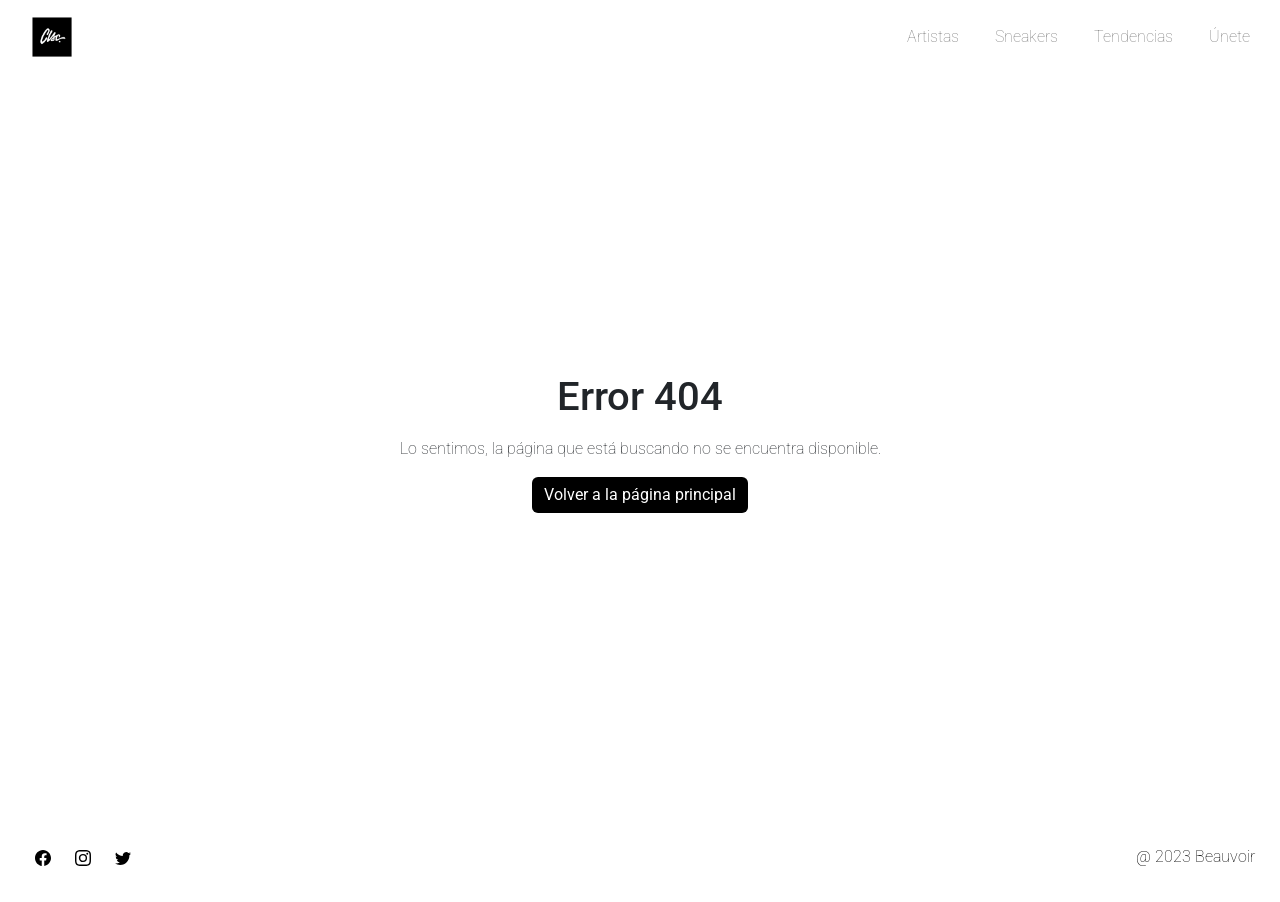
<file: pages/error404.html>
<!DOCTYPE html>
<html lang="es">

<head>
    <meta charset="UTF-8">
    <meta http-equiv="X-UA-Compatible" content="IE=edge">
    <meta name="viewport" content="width=device-width, initial-scale=1.0">
    <title>Error 404 - Página no encontrada</title>
    <link rel="shortcut icon" href="../img/logo.png" type="im/x-icon">
    <link href="https://cdn.jsdelivr.net/npm/bootstrap@5.3.0-alpha2/dist/css/bootstrap.min.css" rel="stylesheet"
        integrity="sha384-aFq/bzH65dt+w6FI2ooMVUpc+21e0SRygnTpmBvdBgSdnuTN7QbdgL+OapgHtvPp" crossorigin="anonymous">
    <link rel="stylesheet" href="../css/main.css">
    <meta name="author" content="Santiago Lopez">
    <meta name="copyright" content="Beauvoir">
    <meta name="description" content="pagina de error 404">
</head>

<body>
    <nav class="navbar navbar-expand-lg">
        <section class="container-fluid">
            <a class="navbar-brand" href="../index.html"><img src="../img/logo.png" alt="Logo de la marca"></a>
            <button class="navbar-toggler" type="button" data-bs-toggle="collapse"
                data-bs-target="#navbarSupportedContent" aria-controls="navbarSupportedContent" aria-expanded="false"
                aria-label="Toggle navigation">
                <span class="navbar-toggler-icon"></span>
            </button>
            <div class="collapse navbar-collapse" id="navbarSupportedContent">
                <ul id="nav" class="navbar-nav ms-auto mb-2 mb-lg-0">
                    <li class="nav-item">
                        <a class="nav-link" href="artistas.html">Artistas</a>
                    </li>
                    <li class="nav-item">
                        <a class="nav-link" href="sneakers.html">Sneakers</a>
                    </li>
                    <li class="nav-item">
                        <a class="nav-link" href="tendencias.html">Tendencias</a>
                    </li>
                    <li class="nav-item">
                        <a class="nav-link" href="unete.html">Únete</a>
                    </li>
                </ul>
            </div>
        </section>
    </nav>

    <main class="main_unete">
            <h1 class="mb-3">Error 404</h1>
            <p class="mb-3 text-center">Lo sentimos, la página que está buscando no se encuentra disponible.</p>
            <a class="mx-auto bg_button btn" href="../index.html">Volver a la página principal</a>
    </main>

    <footer>
        <section>
            <a href="error404.html">
                <svg xmlns="http://www.w3.org/2000/svg" width="16" height="16" fill="currentColor"
                    class="bi bi-facebook" viewBox="0 0 16 16">
                    <path
                        d="M16 8.049c0-4.446-3.582-8.05-8-8.05C3.58 0-.002 3.603-.002 8.05c0 4.017 2.926 7.347 6.75 7.951v-5.625h-2.03V8.05H6.75V6.275c0-2.017 1.195-3.131 3.022-3.131.876 0 1.791.157 1.791.157v1.98h-1.009c-.993 0-1.303.621-1.303 1.258v1.51h2.218l-.354 2.326H9.25V16c3.824-.604 6.75-3.934 6.75-7.951z" />
                </svg>
            </a>
            <a href="error404.html">
                <svg xmlns="http://www.w3.org/2000/svg" width="16" height="16" fill="currentColor"
                    class="bi bi-instagram" viewBox="0 0 16 16">
                    <path
                        d="M8 0C5.829 0 5.556.01 4.703.048 3.85.088 3.269.222 2.76.42a3.917 3.917 0 0 0-1.417.923A3.927 3.927 0 0 0 .42 2.76C.222 3.268.087 3.85.048 4.7.01 5.555 0 5.827 0 8.001c0 2.172.01 2.444.048 3.297.04.852.174 1.433.372 1.942.205.526.478.972.923 1.417.444.445.89.719 1.416.923.51.198 1.09.333 1.942.372C5.555 15.99 5.827 16 8 16s2.444-.01 3.298-.048c.851-.04 1.434-.174 1.943-.372a3.916 3.916 0 0 0 1.416-.923c.445-.445.718-.891.923-1.417.197-.509.332-1.09.372-1.942C15.99 10.445 16 10.173 16 8s-.01-2.445-.048-3.299c-.04-.851-.175-1.433-.372-1.941a3.926 3.926 0 0 0-.923-1.417A3.911 3.911 0 0 0 13.24.42c-.51-.198-1.092-.333-1.943-.372C10.443.01 10.172 0 7.998 0h.003zm-.717 1.442h.718c2.136 0 2.389.007 3.232.046.78.035 1.204.166 1.486.275.373.145.64.319.92.599.28.28.453.546.598.92.11.281.24.705.275 1.485.039.843.047 1.096.047 3.231s-.008 2.389-.047 3.232c-.035.78-.166 1.203-.275 1.485a2.47 2.47 0 0 1-.599.919c-.28.28-.546.453-.92.598-.28.11-.704.24-1.485.276-.843.038-1.096.047-3.232.047s-2.39-.009-3.233-.047c-.78-.036-1.203-.166-1.485-.276a2.478 2.478 0 0 1-.92-.598 2.48 2.48 0 0 1-.6-.92c-.109-.281-.24-.705-.275-1.485-.038-.843-.046-1.096-.046-3.233 0-2.136.008-2.388.046-3.231.036-.78.166-1.204.276-1.486.145-.373.319-.64.599-.92.28-.28.546-.453.92-.598.282-.11.705-.24 1.485-.276.738-.034 1.024-.044 2.515-.045v.002zm4.988 1.328a.96.96 0 1 0 0 1.92.96.96 0 0 0 0-1.92zm-4.27 1.122a4.109 4.109 0 1 0 0 8.217 4.109 4.109 0 0 0 0-8.217zm0 1.441a2.667 2.667 0 1 1 0 5.334 2.667 2.667 0 0 1 0-5.334z" />
                </svg>
            </a>
            <a href="error404.html">
                <svg xmlns="http://www.w3.org/2000/svg" width="16" height="16" fill="currentColor" class="bi bi-twitter"
                    viewBox="0 0 16 16">
                    <path
                        d="M5.026 15c6.038 0 9.341-5.003 9.341-9.334 0-.14 0-.282-.006-.422A6.685 6.685 0 0 0 16 3.542a6.658 6.658 0 0 1-1.889.518 3.301 3.301 0 0 0 1.447-1.817 6.533 6.533 0 0 1-2.087.793A3.286 3.286 0 0 0 7.875 6.03a9.325 9.325 0 0 1-6.767-3.429 3.289 3.289 0 0 0 1.018 4.382A3.323 3.323 0 0 1 .64 6.575v.045a3.288 3.288 0 0 0 2.632 3.218 3.203 3.203 0 0 1-.865.115 3.23 3.23 0 0 1-.614-.057 3.283 3.283 0 0 0 3.067 2.277A6.588 6.588 0 0 1 .78 13.58a6.32 6.32 0 0 1-.78-.045A9.344 9.344 0 0 0 5.026 15z" />
                </svg>
            </a>
        </section>
        <p>@ 2023 Beauvoir</p>
    </footer>

    <script src="https://cdn.jsdelivr.net/npm/bootstrap@5.3.0-alpha2/dist/js/bootstrap.bundle.min.js"
        integrity="sha384-qKXV1j0HvMUeCBQ+QVp7JcfGl760yU08IQ+GpUo5hlbpg51QRiuqHAJz8+BrxE/N"
        crossorigin="anonymous"></script>

</body>

</html>
</file>
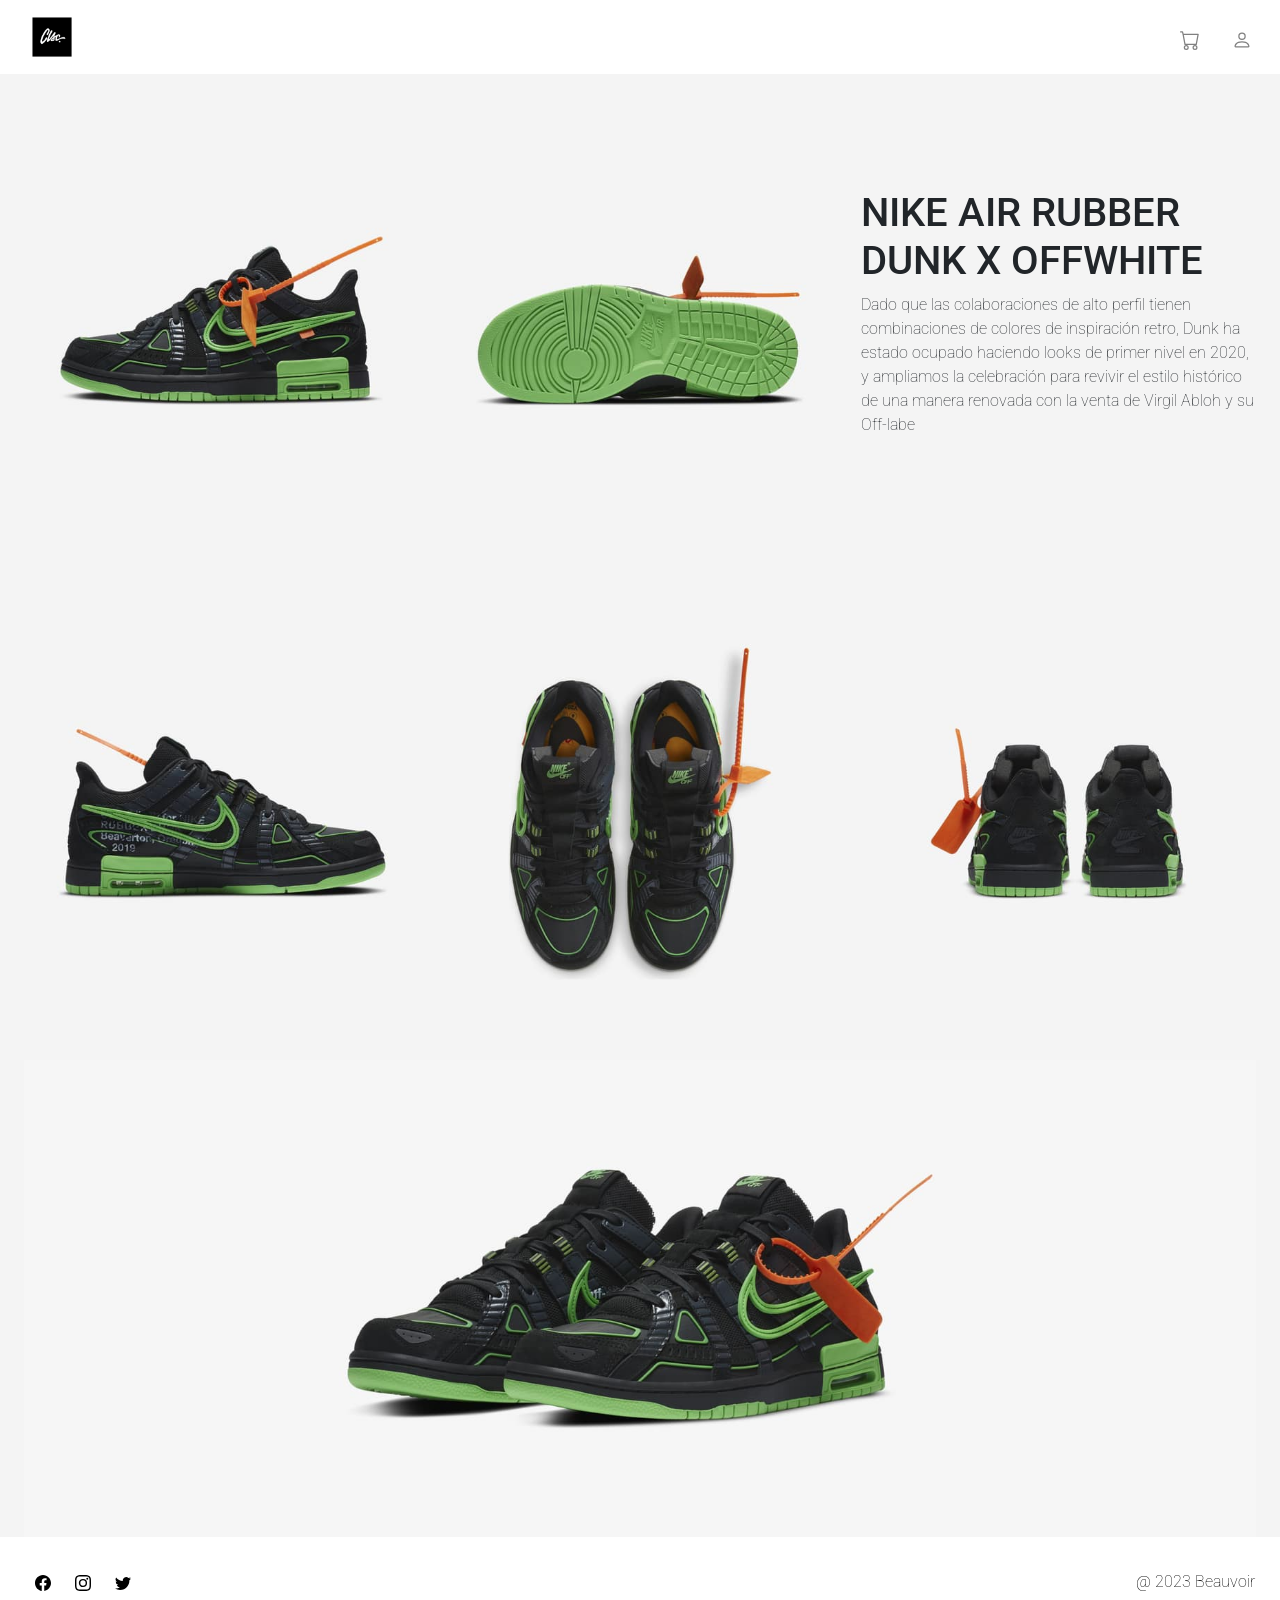
<file: pages/sneakers/dunk.html>
<!doctype html>
<html lang="es">
<head>
  <meta charset="UTF-8">
  <title>Dunk</title>
  <meta name="viewport" content="width=device-width, initial-scale=1">
  <link rel="shortcut icon" href="../../img/logo.png" type="im/x-icon">
  <link href="https://cdn.jsdelivr.net/npm/bootstrap@5.3.0-alpha2/dist/css/bootstrap.min.css" rel="stylesheet"
    integrity="sha384-aFq/bzH65dt+w6FI2ooMVUpc+21e0SRygnTpmBvdBgSdnuTN7QbdgL+OapgHtvPp" crossorigin="anonymous">
  <link rel="stylesheet" href="../../css/main.css">
  <meta name="author" content="Santiago Lopez">
  <meta name="copyright" content="Beauvoir">
  <meta name="keywords" content="zapatillas, dunk, nike, offwithe, moda">
  <meta name="description" content="NIKE AIR RUBBER DUNK X OFFWHITE con sus materiales de construcción y vista de todos sus ángulos">
</head>

<body>
  <!-- Nav -->
    <nav class="navbar navbar-expand-lg">
      <section class="container-fluid">
        <a class="navbar-brand" href="../../index.html"><img src="../../img/logo.png" alt="Logo de la marca"></a>
        <button class="navbar-toggler" type="button" data-bs-toggle="collapse" data-bs-target="#navbarSupportedContent"
          aria-controls="navbarSupportedContent" aria-expanded="false" aria-label="Toggle navigation">
          <span class="navbar-toggler-icon"></span>
        </button>
        <div class="collapse navbar-collapse" id="navbarSupportedContent">
          <ul id="nav" class="navbar-nav ms-auto mb-2 mb-lg-0">
            <li>
              <button id="buttonCarrito" data-bs-toggle="modal" data-bs-target="#exampleModal">
                <svg xmlns="http://www.w3.org/2000/svg" width="20" height="20" fill="currentColor" class="bi bi-cart"
                  viewBox="0 0 16 16">
                  <path
                    d="M0 1.5A.5.5 0 0 1 .5 1H2a.5.5 0 0 1 .485.379L2.89 3H14.5a.5.5 0 0 1 .491.592l-1.5 8A.5.5 0 0 1 13 12H4a.5.5 0 0 1-.491-.408L2.01 3.607 1.61 2H.5a.5.5 0 0 1-.5-.5zM3.102 4l1.313 7h8.17l1.313-7H3.102zM5 12a2 2 0 1 0 0 4 2 2 0 0 0 0-4zm7 0a2 2 0 1 0 0 4 2 2 0 0 0 0-4zm-7 1a1 1 0 1 1 0 2 1 1 0 0 1 0-2zm7 0a1 1 0 1 1 0 2 1 1 0 0 1 0-2z" />
                </svg>
              </button>
            </li>
            <li class="nav-item">
              <button id="user" data-bs-toggle="modal" data-bs-target="#modalUsuario">
                <svg xmlns="http://www.w3.org/2000/svg" width="20" height="20" fill="currentColor" class="bi bi-person"
                  viewBox="0 0 16 16">
                  <path
                    d="M8 8a3 3 0 1 0 0-6 3 3 0 0 0 0 6Zm2-3a2 2 0 1 1-4 0 2 2 0 0 1 4 0Zm4 8c0 1-1 1-1 1H3s-1 0-1-1 1-4 6-4 6 3 6 4Zm-1-.004c-.001-.246-.154-.986-.832-1.664C11.516 10.68 10.289 10 8 10c-2.29 0-3.516.68-4.168 1.332-.678.678-.83 1.418-.832 1.664h10Z" />
                </svg>
            </li>
          </ul>
        </div>
      </section>
    </nav>

    <main class="container-fluid bg_snk">
    <!--Carousel Mobile-->
      <div id="carouselExample" class="d-block d-md-none carousel slide carousel-dark">
        <div class="carousel-inner">
          <div class="carousel-item active">
            <img class="img-fluid d-block w-100" src="../../img/snkers/dunk/nike-air-rubber-dunk-x-offwhite-green-strike.jpg" alt="dunk off">
          </div>
          <div class="carousel-item">
            <img class="img-fluid d-block w-100" src="../../img/snkers/dunk/nike-air-rubber-dunk-x-offwhite-green-strike-arriba.jpg" alt="dunk off arriba">
          </div>
          <div class="carousel-item">
            <img class="img-fluid d-block w-100" src="../../img/snkers/dunk/nike-air-rubber-dunk-x-offwhite-green-strike-suela.jpg" alt="dunk off suela">
          </div>
          <div class="carousel-item">
            <img class="img-fluid d-block w-100" src="../../img/snkers/dunk/nike-air-rubber-dunk-x-offwhite-green-strike-atras.jpg" alt="dunk off atras">
          </div>
        </div>
        <button class="carousel-control-prev" type="button" data-bs-target="#carouselExample" data-bs-slide="prev">
          <span class="carousel-control-prev-icon" aria-hidden="true"></span>
          <span class="visually-hidden">Previous</span>
        </button>
        <button class="carousel-control-next" type="button" data-bs-target="#carouselExample" data-bs-slide="next">
          <span class="carousel-control-next-icon" aria-hidden="true"></span>
          <span class="visually-hidden">Next</span>
        </button>
      </div>
    <!-- Galería de Fotos -->
      <section class="container-fluid">
        <div class="row">
          <img class="d-none d-md-block col-md-4 img-fluid" src="../../img/snkers/dunk/nike-air-rubber-dunk-x-offwhite-green-strike.jpg" alt="dunk">
          <img class="d-none d-md-block col-md-4 img-fluid" src="../../img/snkers/dunk/nike-air-rubber-dunk-x-offwhite-green-strike-suela.jpg" alt="dunk suela">
          <article class="col-md-4 my-auto mx-auto">
            <h1>NIKE AIR RUBBER DUNK X OFFWHITE</h1>
            <p>Dado que las colaboraciones de alto perfil tienen combinaciones de colores de inspiración retro, Dunk ha estado ocupado haciendo looks de primer nivel en 2020, y ampliamos la celebración para revivir el estilo histórico de una manera renovada con la venta de Virgil Abloh y su Off-labe</p>
          </article>             
        </div>
        <div class="row">
            <img class="d-none d-md-block col-md-4 img-fluid" src="../../img/snkers/dunk/nike-air-rubber-dunk-x-offwhite-green-strike-vuelta.jpg" alt="dunk vuelta">
            <img class="d-none d-md-block col-md-4 img-fluid" src="../../img/snkers/dunk/nike-air-rubber-dunk-x-offwhite-green-strike-arriba.jpg" alt="dunk arriba">
            <img class="img-fluid d-none d-md-block col-md-4" src="../../img/snkers/dunk/nike-air-rubber-dunk-x-offwhite-green-strike-atras.jpg" alt="dunk atras">
            <img class="img-fluid d-none d-md-block" src="../../img/snkers/dunk/baner.jpg" alt="baner dunk">
            <img class="img-fluid d-block d-md-none" src="../../img/snkers/dunk/nikedunk.jpg" alt="nike dunk verdes">
        </div>
      </section>
    </main>
          
    <footer>
      <section>
        <a href="../error404.html">
          <svg xmlns="http://www.w3.org/2000/svg" width="16" height="16" fill="currentColor" class="bi bi-facebook"
          viewBox="0 0 16 16">
          <path d="M16 8.049c0-4.446-3.582-8.05-8-8.05C3.58 0-.002 3.603-.002 8.05c0 4.017 2.926 7.347 6.75 7.951v-5.625h-2.03V8.05H6.75V6.275c0-2.017 1.195-3.131 3.022-3.131.876 0 1.791.157 1.791.157v1.98h-1.009c-.993 0-1.303.621-1.303 1.258v1.51h2.218l-.354 2.326H9.25V16c3.824-.604 6.75-3.934 6.75-7.951z" />
          </svg>
        </a>
        <a href="../error404.html">
          <svg xmlns="http://www.w3.org/2000/svg" width="16" height="16" fill="currentColor" class="bi bi-instagram"
          viewBox="0 0 16 16">
          <path d="M8 0C5.829 0 5.556.01 4.703.048 3.85.088 3.269.222 2.76.42a3.917 3.917 0 0 0-1.417.923A3.927 3.927 0 0 0 .42 2.76C.222 3.268.087 3.85.048 4.7.01 5.555 0 5.827 0 8.001c0 2.172.01 2.444.048 3.297.04.852.174 1.433.372 1.942.205.526.478.972.923 1.417.444.445.89.719 1.416.923.51.198 1.09.333 1.942.372C5.555 15.99 5.827 16 8 16s2.444-.01 3.298-.048c.851-.04 1.434-.174 1.943-.372a3.916 3.916 0 0 0 1.416-.923c.445-.445.718-.891.923-1.417.197-.509.332-1.09.372-1.942C15.99 10.445 16 10.173 16 8s-.01-2.445-.048-3.299c-.04-.851-.175-1.433-.372-1.941a3.926 3.926 0 0 0-.923-1.417A3.911 3.911 0 0 0 13.24.42c-.51-.198-1.092-.333-1.943-.372C10.443.01 10.172 0 7.998 0h.003zm-.717 1.442h.718c2.136 0 2.389.007 3.232.046.78.035 1.204.166 1.486.275.373.145.64.319.92.599.28.28.453.546.598.92.11.281.24.705.275 1.485.039.843.047 1.096.047 3.231s-.008 2.389-.047 3.232c-.035.78-.166 1.203-.275 1.485a2.47 2.47 0 0 1-.599.919c-.28.28-.546.453-.92.598-.28.11-.704.24-1.485.276-.843.038-1.096.047-3.232.047s-2.39-.009-3.233-.047c-.78-.036-1.203-.166-1.485-.276a2.478 2.478 0 0 1-.92-.598 2.48 2.48 0 0 1-.6-.92c-.109-.281-.24-.705-.275-1.485-.038-.843-.046-1.096-.046-3.233 0-2.136.008-2.388.046-3.231.036-.78.166-1.204.276-1.486.145-.373.319-.64.599-.92.28-.28.546-.453.92-.598.282-.11.705-.24 1.485-.276.738-.034 1.024-.044 2.515-.045v.002zm4.988 1.328a.96.96 0 1 0 0 1.92.96.96 0 0 0 0-1.92zm-4.27 1.122a4.109 4.109 0 1 0 0 8.217 4.109 4.109 0 0 0 0-8.217zm0 1.441a2.667 2.667 0 1 1 0 5.334 2.667 2.667 0 0 1 0-5.334z" />
        </svg>
        </a>
        <a href="../error404.html">
          <svg xmlns="http://www.w3.org/2000/svg" width="16" height="16" fill="currentColor" class="bi bi-twitter"
            viewBox="0 0 16 16">
            <path d="M5.026 15c6.038 0 9.341-5.003 9.341-9.334 0-.14 0-.282-.006-.422A6.685 6.685 0 0 0 16 3.542a6.658 6.658 0 0 1-1.889.518 3.301 3.301 0 0 0 1.447-1.817 6.533 6.533 0 0 1-2.087.793A3.286 3.286 0 0 0 7.875 6.03a9.325 9.325 0 0 1-6.767-3.429 3.289 3.289 0 0 0 1.018 4.382A3.323 3.323 0 0 1 .64 6.575v.045a3.288 3.288 0 0 0 2.632 3.218 3.203 3.203 0 0 1-.865.115 3.23 3.23 0 0 1-.614-.057 3.283 3.283 0 0 0 3.067 2.277A6.588 6.588 0 0 1 .78 13.58a6.32 6.32 0 0 1-.78-.045A9.344 9.344 0 0 0 5.026 15z" />
          </svg>
        </a>
      </section>
      <p>@ 2023 Beauvoir</p>
    </footer>

    <script src="https://cdn.jsdelivr.net/npm/bootstrap@5.3.0-alpha2/dist/js/bootstrap.bundle.min.js"
    integrity="sha384-qKXV1j0HvMUeCBQ+QVp7JcfGl760yU08IQ+GpUo5hlbpg51QRiuqHAJz8+BrxE/N" crossorigin="anonymous"></script>
    
  </body>
</html>
</file>
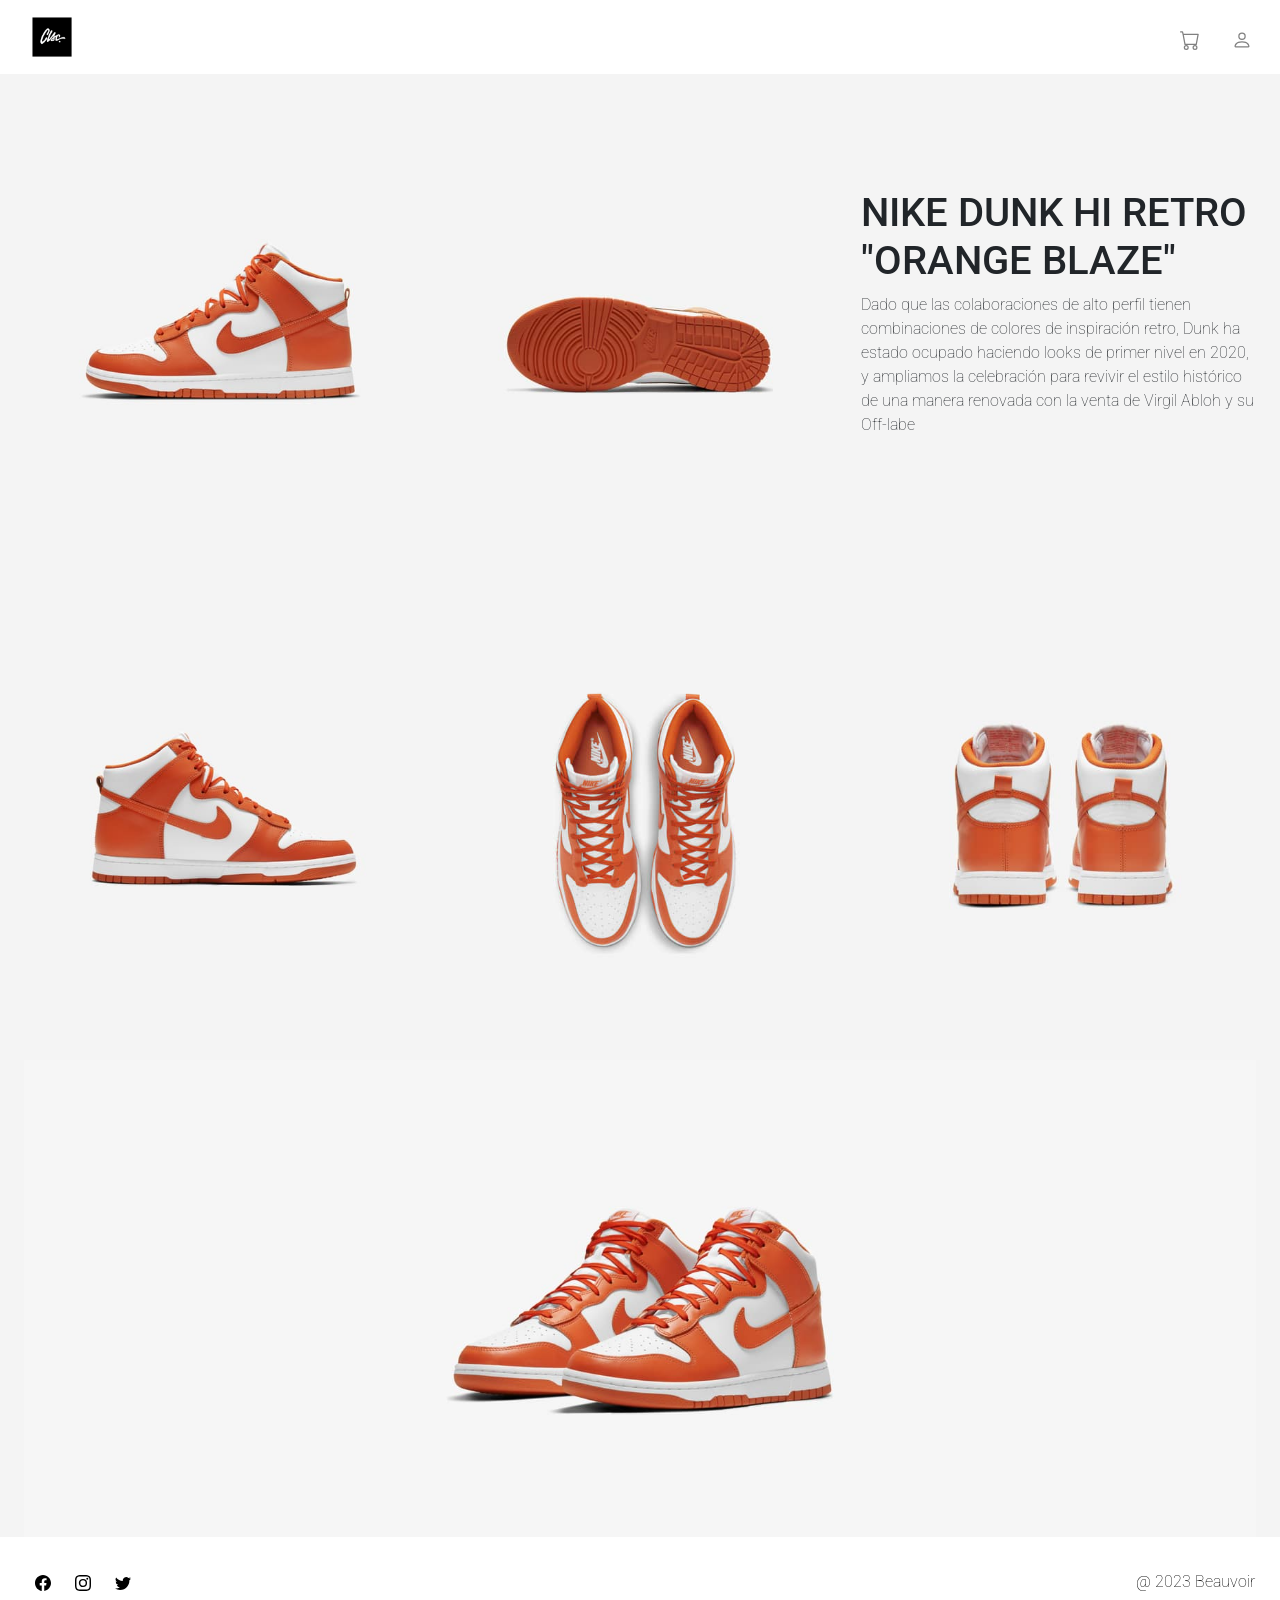
<file: pages/sneakers/dunkhigh.html>
<!DOCTYPE html>
<html lang="es">
<head>
  <meta charset="UTF-8">
  <title>Dunk High</title>
  <meta name="viewport" content="width=device-width, initial-scale=1">
  <link rel="shortcut icon" href="../../img/logo.png" type="im/x-icon">
  <link href="https://cdn.jsdelivr.net/npm/bootstrap@5.3.0-alpha2/dist/css/bootstrap.min.css" rel="stylesheet"
    integrity="sha384-aFq/bzH65dt+w6FI2ooMVUpc+21e0SRygnTpmBvdBgSdnuTN7QbdgL+OapgHtvPp" crossorigin="anonymous">
  <link rel="stylesheet" href="../../css/main.css">
  <meta name="copyright" content="Beauvoir">
  <meta name="keywords" content="zapatillas, dunk, nike, orange blaze,dunk high, moda">
  <meta name="description" content="NIKE DUNK HI RETRO ORANGE BLAZE con sus materiales de construcción y vista de todos sus ángulos">
  <meta name="author" content="Santiago Lopez">
<body>
  <!-- Nav -->
  <nav class="navbar navbar-expand-lg">
    <section class="container-fluid">
      <a class="navbar-brand" href="../../index.html"><img src="../../img/logo.png" alt="Logo de la marca"></a>
      <button class="navbar-toggler" type="button" data-bs-toggle="collapse" data-bs-target="#navbarSupportedContent"
        aria-controls="navbarSupportedContent" aria-expanded="false" aria-label="Toggle navigation">
        <span class="navbar-toggler-icon"></span>
      </button>
      <div class="collapse navbar-collapse" id="navbarSupportedContent">
        <ul id="nav" class="navbar-nav ms-auto mb-2 mb-lg-0">
          <li>
            <button id="buttonCarrito" data-bs-toggle="modal" data-bs-target="#exampleModal">
              <svg xmlns="http://www.w3.org/2000/svg" width="20" height="20" fill="currentColor" class="bi bi-cart"
                viewBox="0 0 16 16">
                <path
                  d="M0 1.5A.5.5 0 0 1 .5 1H2a.5.5 0 0 1 .485.379L2.89 3H14.5a.5.5 0 0 1 .491.592l-1.5 8A.5.5 0 0 1 13 12H4a.5.5 0 0 1-.491-.408L2.01 3.607 1.61 2H.5a.5.5 0 0 1-.5-.5zM3.102 4l1.313 7h8.17l1.313-7H3.102zM5 12a2 2 0 1 0 0 4 2 2 0 0 0 0-4zm7 0a2 2 0 1 0 0 4 2 2 0 0 0 0-4zm-7 1a1 1 0 1 1 0 2 1 1 0 0 1 0-2zm7 0a1 1 0 1 1 0 2 1 1 0 0 1 0-2z" />
              </svg>
            </button>
          </li>
          <li class="nav-item">
            <button id="user" data-bs-toggle="modal" data-bs-target="#modalUsuario">
              <svg xmlns="http://www.w3.org/2000/svg" width="20" height="20" fill="currentColor" class="bi bi-person"
                viewBox="0 0 16 16">
                <path
                  d="M8 8a3 3 0 1 0 0-6 3 3 0 0 0 0 6Zm2-3a2 2 0 1 1-4 0 2 2 0 0 1 4 0Zm4 8c0 1-1 1-1 1H3s-1 0-1-1 1-4 6-4 6 3 6 4Zm-1-.004c-.001-.246-.154-.986-.832-1.664C11.516 10.68 10.289 10 8 10c-2.29 0-3.516.68-4.168 1.332-.678.678-.83 1.418-.832 1.664h10Z" />
              </svg>
          </li>
        </ul>
      </div>
    </section>
  </nav>

  <main class="container-fluid bg_snk">
    <!--Carousel Mobile-->
    <div id="carouselExample" class="d-block d-md-none carousel slide carousel-dark">
      <div class="carousel-inner">
        <div class="carousel-item active">
          <img class="img-fluid d-block w-100" src="../../img/snkers/dunkhigh/nike-dunk-hi-retro-orange-blaze.jpg" alt="dunk high orange">
        </div>
        <div class="carousel-item">
          <img class="img-fluid d-block w-100" src="../../img/snkers/dunkhigh/nike-dunk-hi-retro-orange-blaze-arriba.jpg" alt="dunk hich orange arriba">
        </div>
        <div class="carousel-item">
          <img class="img-fluid d-block w-100" src="../../img/snkers/dunkhigh/nike-dunk-hi-retro-orange-blaze-suela.jpg" alt="dunk high orange suela">
        </div>
        <div class="carousel-item">
          <img class="img-fluid d-block w-100"  src="../../img/snkers/dunkhigh/nike-dunk-hi-retro-orange-blaze-atras.jpg" alt="dunk hidh orange atras">
        </div>
      </div>
      <button class="carousel-control-prev" type="button" data-bs-target="#carouselExample" data-bs-slide="prev">
        <span class="carousel-control-prev-icon" aria-hidden="true"></span>
        <span class="visually-hidden">Previous</span>
      </button>
      <button class="carousel-control-next" type="button" data-bs-target="#carouselExample" data-bs-slide="next">
        <span class="carousel-control-next-icon" aria-hidden="true"></span>
        <span class="visually-hidden">Next</span>
      </button>
    </div>
    <!-- Galería de Fotos -->
    <section class="container-fluid">
      <div class="row">
        <img class="d-none d-md-block col-md-4 img-fluid" src="../../img/snkers/dunkhigh/nike-dunk-hi-retro-orange-blaze.jpg" alt="dunk high">
        <img class="d-none d-md-block col-md-4 img-fluid" src="../../img/snkers/dunkhigh/nike-dunk-hi-retro-orange-blaze-suela.jpg" alt="unk high suela">
        <article class="col-md-4 my-auto mx-auto">
          <h1>NIKE DUNK HI RETRO "ORANGE BLAZE"</h1>
          <p>Dado que las colaboraciones de alto perfil tienen combinaciones de colores de inspiración retro, Dunk ha estado ocupado
          haciendo looks de primer nivel en 2020, y ampliamos la celebración para revivir el estilo histórico de una manera
          renovada con la venta de Virgil Abloh y su Off-labe</p>
        </article>
      </div>
      <div class="row">
        <img class="d-none d-md-block col-md-4 img-fluid" src="../../img/snkers/dunkhigh/nike-dunk-hi-retro-orange-blaze-vuelta.jpg" alt="dunk high vuelta">
        <img class="d-none d-md-block col-md-4 img-fluid"  src="../../img/snkers/dunkhigh/nike-dunk-hi-retro-orange-blaze-arriba.jpg" alt="dunk high arriba">
        <img class="img-fluid d-none d-md-block col-md-4" src="../../img/snkers/dunkhigh/nike-dunk-hi-retro-orange-blaze-atras.jpg" alt="dunk high atras">
        <img class="img-fluid d-none d-md-block" src="../../img/snkers/dunkhigh/baner.jpg" alt="baner dunk high">
        <img class="img-fluid d-block d-md-none" src="../../img/snkers/dunkhigh/dunkhigh.jpg" alt="nike dunk high">
      </div>
    </section>
  </main>

    <footer>
      <section>
        <a href="../error404.html">
          <svg xmlns="http://www.w3.org/2000/svg" width="16" height="16" fill="currentColor" class="bi bi-facebook"
            viewBox="0 0 16 16">
            <path
              d="M16 8.049c0-4.446-3.582-8.05-8-8.05C3.58 0-.002 3.603-.002 8.05c0 4.017 2.926 7.347 6.75 7.951v-5.625h-2.03V8.05H6.75V6.275c0-2.017 1.195-3.131 3.022-3.131.876 0 1.791.157 1.791.157v1.98h-1.009c-.993 0-1.303.621-1.303 1.258v1.51h2.218l-.354 2.326H9.25V16c3.824-.604 6.75-3.934 6.75-7.951z" />
          </svg>
        </a>
        <a href="../error404.html">
          <svg xmlns="http://www.w3.org/2000/svg" width="16" height="16" fill="currentColor" class="bi bi-instagram"
            viewBox="0 0 16 16">
            <path
              d="M8 0C5.829 0 5.556.01 4.703.048 3.85.088 3.269.222 2.76.42a3.917 3.917 0 0 0-1.417.923A3.927 3.927 0 0 0 .42 2.76C.222 3.268.087 3.85.048 4.7.01 5.555 0 5.827 0 8.001c0 2.172.01 2.444.048 3.297.04.852.174 1.433.372 1.942.205.526.478.972.923 1.417.444.445.89.719 1.416.923.51.198 1.09.333 1.942.372C5.555 15.99 5.827 16 8 16s2.444-.01 3.298-.048c.851-.04 1.434-.174 1.943-.372a3.916 3.916 0 0 0 1.416-.923c.445-.445.718-.891.923-1.417.197-.509.332-1.09.372-1.942C15.99 10.445 16 10.173 16 8s-.01-2.445-.048-3.299c-.04-.851-.175-1.433-.372-1.941a3.926 3.926 0 0 0-.923-1.417A3.911 3.911 0 0 0 13.24.42c-.51-.198-1.092-.333-1.943-.372C10.443.01 10.172 0 7.998 0h.003zm-.717 1.442h.718c2.136 0 2.389.007 3.232.046.78.035 1.204.166 1.486.275.373.145.64.319.92.599.28.28.453.546.598.92.11.281.24.705.275 1.485.039.843.047 1.096.047 3.231s-.008 2.389-.047 3.232c-.035.78-.166 1.203-.275 1.485a2.47 2.47 0 0 1-.599.919c-.28.28-.546.453-.92.598-.28.11-.704.24-1.485.276-.843.038-1.096.047-3.232.047s-2.39-.009-3.233-.047c-.78-.036-1.203-.166-1.485-.276a2.478 2.478 0 0 1-.92-.598 2.48 2.48 0 0 1-.6-.92c-.109-.281-.24-.705-.275-1.485-.038-.843-.046-1.096-.046-3.233 0-2.136.008-2.388.046-3.231.036-.78.166-1.204.276-1.486.145-.373.319-.64.599-.92.28-.28.546-.453.92-.598.282-.11.705-.24 1.485-.276.738-.034 1.024-.044 2.515-.045v.002zm4.988 1.328a.96.96 0 1 0 0 1.92.96.96 0 0 0 0-1.92zm-4.27 1.122a4.109 4.109 0 1 0 0 8.217 4.109 4.109 0 0 0 0-8.217zm0 1.441a2.667 2.667 0 1 1 0 5.334 2.667 2.667 0 0 1 0-5.334z" />
          </svg>
        </a>
        <a href="../error404.html">
          <svg xmlns="http://www.w3.org/2000/svg" width="16" height="16" fill="currentColor" class="bi bi-twitter"
            viewBox="0 0 16 16">
            <path
              d="M5.026 15c6.038 0 9.341-5.003 9.341-9.334 0-.14 0-.282-.006-.422A6.685 6.685 0 0 0 16 3.542a6.658 6.658 0 0 1-1.889.518 3.301 3.301 0 0 0 1.447-1.817 6.533 6.533 0 0 1-2.087.793A3.286 3.286 0 0 0 7.875 6.03a9.325 9.325 0 0 1-6.767-3.429 3.289 3.289 0 0 0 1.018 4.382A3.323 3.323 0 0 1 .64 6.575v.045a3.288 3.288 0 0 0 2.632 3.218 3.203 3.203 0 0 1-.865.115 3.23 3.23 0 0 1-.614-.057 3.283 3.283 0 0 0 3.067 2.277A6.588 6.588 0 0 1 .78 13.58a6.32 6.32 0 0 1-.78-.045A9.344 9.344 0 0 0 5.026 15z" />
          </svg>
        </a>
      </section>
      <p>@ 2023 Beauvoir</p>
    </footer>

  <script src="https://cdn.jsdelivr.net/npm/bootstrap@5.3.0-alpha2/dist/js/bootstrap.bundle.min.js"
    integrity="sha384-qKXV1j0HvMUeCBQ+QVp7JcfGl760yU08IQ+GpUo5hlbpg51QRiuqHAJz8+BrxE/N" crossorigin="anonymous"></script>
</body>
</html>
</file>
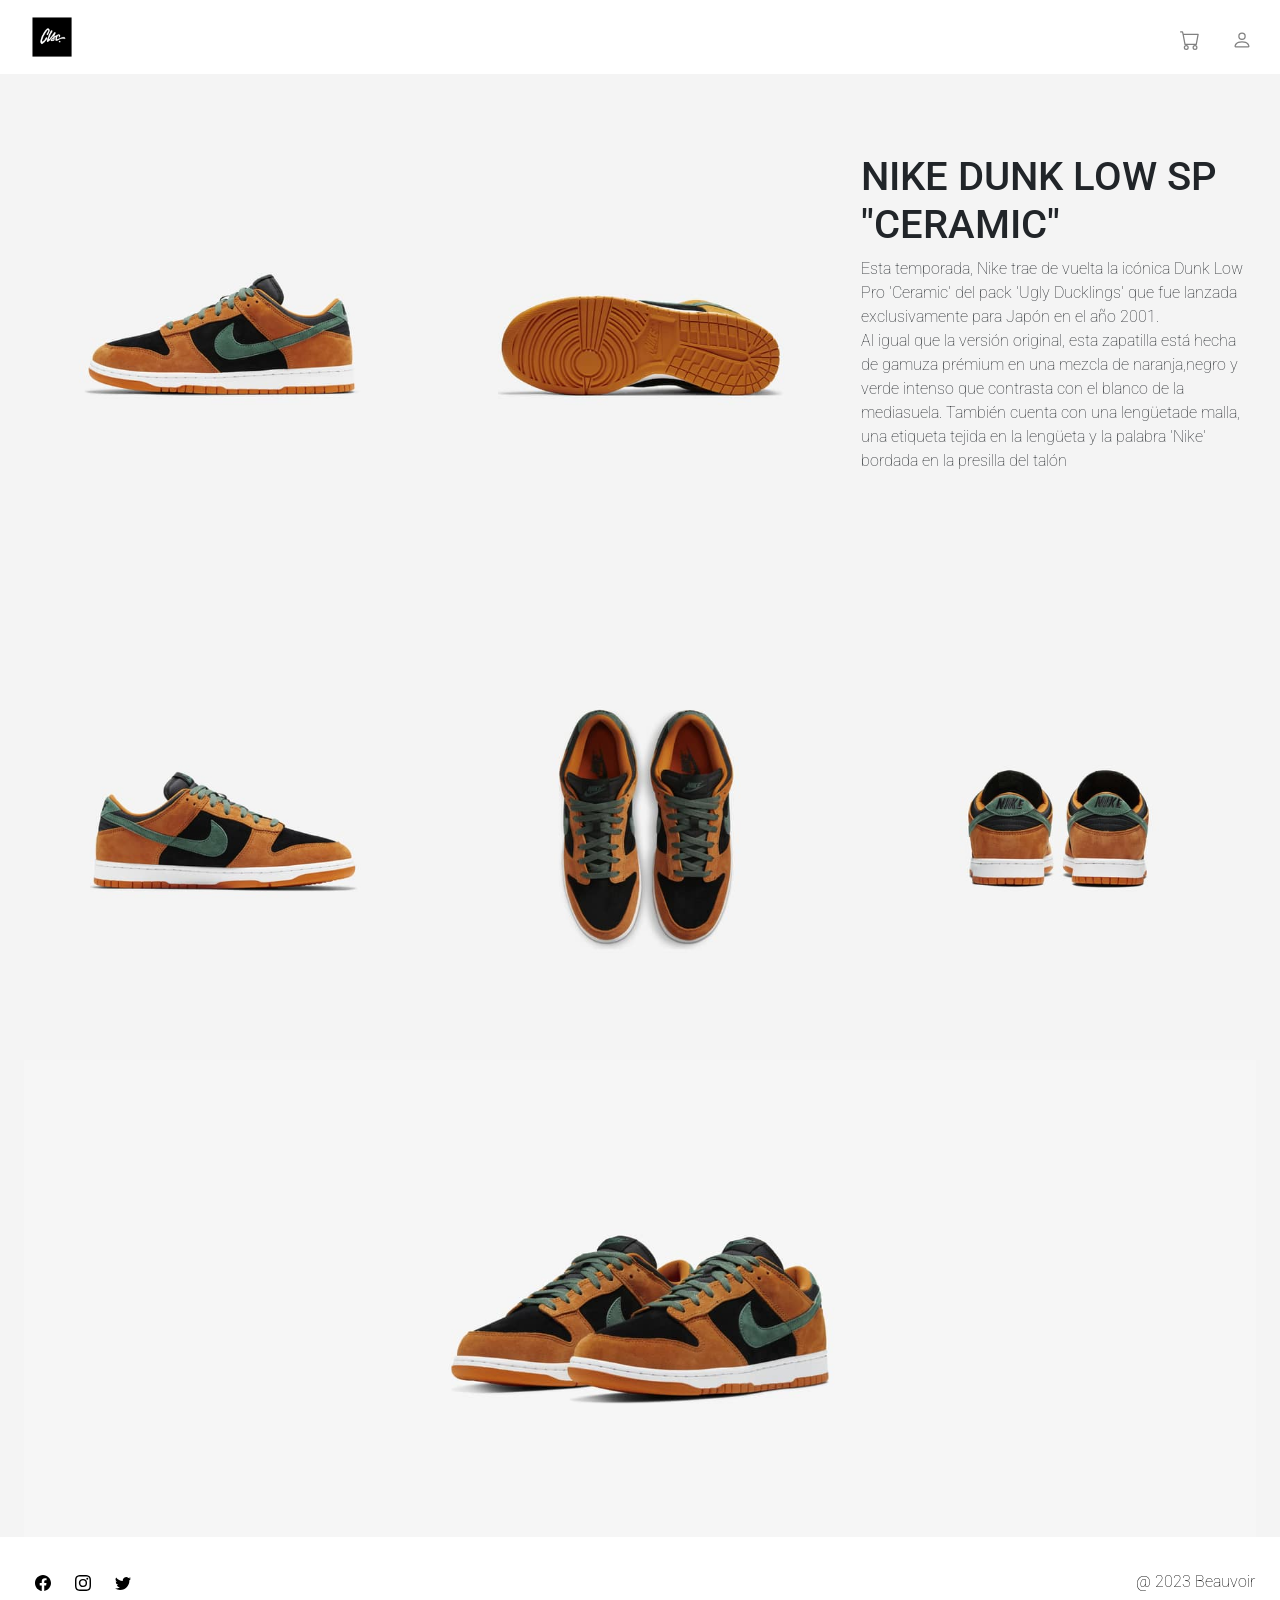
<file: pages/sneakers/dunklow.html>
<!DOCTYPE html>
<html lang="es">
<head>
  <meta charset="UTF-8">
  <title>Dunk Low</title>
  <meta name="viewport" content="width=device-width, initial-scale=1">
  <link rel="shortcut icon" href="../../img/logo.png" type="im/x-icon">
  <link href="https://cdn.jsdelivr.net/npm/bootstrap@5.3.0-alpha2/dist/css/bootstrap.min.css" rel="stylesheet"
    integrity="sha384-aFq/bzH65dt+w6FI2ooMVUpc+21e0SRygnTpmBvdBgSdnuTN7QbdgL+OapgHtvPp" crossorigin="anonymous">
  <link rel="stylesheet" href="../../css/main.css">
  <meta name="author" content="Santiago Lopez">
  <meta name="copyright" content="Beauvoir">
  <meta name="keywords" content="zapatillas, dunk, nike, dunk sb, moda">
  <meta name="description" content="NIKE DUNK LOW SP CERAMIC con sus materiales de construcción y vista de todos sus ángulos">
</head>

<body>
  <!-- Nav -->
  <nav class="navbar navbar-expand-lg">
    <section class="container-fluid">
      <a class="navbar-brand" href="../../index.html"><img src="../../img/logo.png" alt="Logo de la marca"></a>
      <button class="navbar-toggler" type="button" data-bs-toggle="collapse" data-bs-target="#navbarSupportedContent"
        aria-controls="navbarSupportedContent" aria-expanded="false" aria-label="Toggle navigation">
        <span class="navbar-toggler-icon"></span>
      </button>
      <div class="collapse navbar-collapse" id="navbarSupportedContent">
        <ul id="nav" class="navbar-nav ms-auto mb-2 mb-lg-0">
          <li>
            <button id="buttonCarrito" data-bs-toggle="modal" data-bs-target="#exampleModal">
              <svg xmlns="http://www.w3.org/2000/svg" width="20" height="20" fill="currentColor" class="bi bi-cart"
                viewBox="0 0 16 16">
                <path
                  d="M0 1.5A.5.5 0 0 1 .5 1H2a.5.5 0 0 1 .485.379L2.89 3H14.5a.5.5 0 0 1 .491.592l-1.5 8A.5.5 0 0 1 13 12H4a.5.5 0 0 1-.491-.408L2.01 3.607 1.61 2H.5a.5.5 0 0 1-.5-.5zM3.102 4l1.313 7h8.17l1.313-7H3.102zM5 12a2 2 0 1 0 0 4 2 2 0 0 0 0-4zm7 0a2 2 0 1 0 0 4 2 2 0 0 0 0-4zm-7 1a1 1 0 1 1 0 2 1 1 0 0 1 0-2zm7 0a1 1 0 1 1 0 2 1 1 0 0 1 0-2z" />
              </svg>
            </button>
          </li>
          <li class="nav-item">
            <button id="user" data-bs-toggle="modal" data-bs-target="#modalUsuario">
              <svg xmlns="http://www.w3.org/2000/svg" width="20" height="20" fill="currentColor" class="bi bi-person"
                viewBox="0 0 16 16">
                <path
                  d="M8 8a3 3 0 1 0 0-6 3 3 0 0 0 0 6Zm2-3a2 2 0 1 1-4 0 2 2 0 0 1 4 0Zm4 8c0 1-1 1-1 1H3s-1 0-1-1 1-4 6-4 6 3 6 4Zm-1-.004c-.001-.246-.154-.986-.832-1.664C11.516 10.68 10.289 10 8 10c-2.29 0-3.516.68-4.168 1.332-.678.678-.83 1.418-.832 1.664h10Z" />
              </svg>
          </li>
        </ul>
      </div>
    </section>
  </nav>

  <main class="container-fluid bg_snk">
    <!--Carousel Mobile-->
    <div id="carouselExample" class="d-block d-md-none carousel slide carousel-dark">
      <div class="carousel-inner">
        <div class="carousel-item active">
          <img class="img-fluid d-block w-100"
            src="../../img/snkers/dunklow/nike-dunk-low-sp-ceramic.jpg" alt="dunk low ceramic">
        </div>
        <div class="carousel-item">
          <img class="img-fluid d-block w-100"
            src="../../img/snkers/dunklow/nike-dunk-low-sp-ceramic-arriba.jpg" alt="dunk low ceramic vista de arriba">
        </div>
        <div class="carousel-item">
          <img class="img-fluid d-block w-100"
            src="../../img/snkers/dunklow/nike-dunk-low-sp-ceramic-suela.jpg" alt="dunk low  ceramic vista de  suela">
        </div>
        <div class="carousel-item">
          <img class="img-fluid d-block w-100"
            src="../../img/snkers/dunklow/nike-dunk-low-sp-ceramic-atras.jpg"alt="dunk low ceramic vista de atras">
        </div>
      </div>
      <button class="carousel-control-prev" type="button" data-bs-target="#carouselExample" data-bs-slide="prev">
        <span class="carousel-control-prev-icon" aria-hidden="true"></span>
        <span class="visually-hidden">Previous</span>
      </button>
      <button class="carousel-control-next" type="button" data-bs-target="#carouselExample" data-bs-slide="next">
        <span class="carousel-control-next-icon" aria-hidden="true"></span>
        <span class="visually-hidden">Next</span>
      </button>
    </div>
    <!-- Galería de Fotos -->
    <section class="container-fluid">
      <div class="row">
        <img class="d-none d-md-block col-md-4 img-fluid"
          src="../../img/snkers/dunklow/nike-dunk-low-sp-ceramic.jpg" alt="dunk low">
        <img class="d-none d-md-block col-md-4 img-fluid"
          src="../../img/snkers/dunklow/nike-dunk-low-sp-ceramic-suela.jpg" alt="dunk low suela">
        <article class="col-md-4 my-auto mx-auto">
          <h1>NIKE DUNK LOW SP "CERAMIC"</h1>
          <p>Esta temporada, Nike trae de vuelta la icónica Dunk Low Pro 'Ceramic' del pack 'Ugly Ducklings' que fue lanzada
          exclusivamente para Japón en el año 2001.
          <br>Al igual que la versión original, esta zapatilla está hecha de gamuza prémium en una mezcla de naranja,negro y verde
          intenso que contrasta con el blanco de la mediasuela. También cuenta con una lengüetade malla, una etiqueta tejida en la
          lengüeta y la palabra 'Nike' bordada en la presilla del talón</p>
        </article>
      </div>
      <div class="row">
        <img class="d-none d-md-block col-md-4 img-fluid" src="../../img/snkers/dunklow/nike-dunk-low-sp-ceramic-vuelta.jpg" alt="dunk low vuelta">
        <img class="d-none d-md-block col-md-4 img-fluid" src="../../img/snkers/dunklow/nike-dunk-low-sp-ceramic-arriba.jpg" alt="dunk low arriba">
        <img class="img-fluid d-none d-md-block col-md-4" src="../../img/snkers/dunklow/nike-dunk-low-sp-ceramic-atras.jpg" alt="dunk low atras">
        <img class="img-fluid d-none d-md-block" src="../../img/snkers/dunklow/baner.jpg" alt="baner dunk low">
        <img class="img-fluid d-block d-md-none" src="../../img/snkers/dunklow/dunklow.jpg" alt="nike dunk">
      </div>
    </section>
  </main>

  <footer>
    <section>
      <a href="../error404.html">
        <svg xmlns="http://www.w3.org/2000/svg" width="16" height="16" fill="currentColor" class="bi bi-facebook"
          viewBox="0 0 16 16">
          <path
            d="M16 8.049c0-4.446-3.582-8.05-8-8.05C3.58 0-.002 3.603-.002 8.05c0 4.017 2.926 7.347 6.75 7.951v-5.625h-2.03V8.05H6.75V6.275c0-2.017 1.195-3.131 3.022-3.131.876 0 1.791.157 1.791.157v1.98h-1.009c-.993 0-1.303.621-1.303 1.258v1.51h2.218l-.354 2.326H9.25V16c3.824-.604 6.75-3.934 6.75-7.951z" />
        </svg>
      </a>
      <a href="../error404.html">
        <svg xmlns="http://www.w3.org/2000/svg" width="16" height="16" fill="currentColor" class="bi bi-instagram"
          viewBox="0 0 16 16">
          <path
            d="M8 0C5.829 0 5.556.01 4.703.048 3.85.088 3.269.222 2.76.42a3.917 3.917 0 0 0-1.417.923A3.927 3.927 0 0 0 .42 2.76C.222 3.268.087 3.85.048 4.7.01 5.555 0 5.827 0 8.001c0 2.172.01 2.444.048 3.297.04.852.174 1.433.372 1.942.205.526.478.972.923 1.417.444.445.89.719 1.416.923.51.198 1.09.333 1.942.372C5.555 15.99 5.827 16 8 16s2.444-.01 3.298-.048c.851-.04 1.434-.174 1.943-.372a3.916 3.916 0 0 0 1.416-.923c.445-.445.718-.891.923-1.417.197-.509.332-1.09.372-1.942C15.99 10.445 16 10.173 16 8s-.01-2.445-.048-3.299c-.04-.851-.175-1.433-.372-1.941a3.926 3.926 0 0 0-.923-1.417A3.911 3.911 0 0 0 13.24.42c-.51-.198-1.092-.333-1.943-.372C10.443.01 10.172 0 7.998 0h.003zm-.717 1.442h.718c2.136 0 2.389.007 3.232.046.78.035 1.204.166 1.486.275.373.145.64.319.92.599.28.28.453.546.598.92.11.281.24.705.275 1.485.039.843.047 1.096.047 3.231s-.008 2.389-.047 3.232c-.035.78-.166 1.203-.275 1.485a2.47 2.47 0 0 1-.599.919c-.28.28-.546.453-.92.598-.28.11-.704.24-1.485.276-.843.038-1.096.047-3.232.047s-2.39-.009-3.233-.047c-.78-.036-1.203-.166-1.485-.276a2.478 2.478 0 0 1-.92-.598 2.48 2.48 0 0 1-.6-.92c-.109-.281-.24-.705-.275-1.485-.038-.843-.046-1.096-.046-3.233 0-2.136.008-2.388.046-3.231.036-.78.166-1.204.276-1.486.145-.373.319-.64.599-.92.28-.28.546-.453.92-.598.282-.11.705-.24 1.485-.276.738-.034 1.024-.044 2.515-.045v.002zm4.988 1.328a.96.96 0 1 0 0 1.92.96.96 0 0 0 0-1.92zm-4.27 1.122a4.109 4.109 0 1 0 0 8.217 4.109 4.109 0 0 0 0-8.217zm0 1.441a2.667 2.667 0 1 1 0 5.334 2.667 2.667 0 0 1 0-5.334z" />
        </svg>
      </a>
      <a href="../error404.html">
        <svg xmlns="http://www.w3.org/2000/svg" width="16" height="16" fill="currentColor" class="bi bi-twitter"
          viewBox="0 0 16 16">
          <path
            d="M5.026 15c6.038 0 9.341-5.003 9.341-9.334 0-.14 0-.282-.006-.422A6.685 6.685 0 0 0 16 3.542a6.658 6.658 0 0 1-1.889.518 3.301 3.301 0 0 0 1.447-1.817 6.533 6.533 0 0 1-2.087.793A3.286 3.286 0 0 0 7.875 6.03a9.325 9.325 0 0 1-6.767-3.429 3.289 3.289 0 0 0 1.018 4.382A3.323 3.323 0 0 1 .64 6.575v.045a3.288 3.288 0 0 0 2.632 3.218 3.203 3.203 0 0 1-.865.115 3.23 3.23 0 0 1-.614-.057 3.283 3.283 0 0 0 3.067 2.277A6.588 6.588 0 0 1 .78 13.58a6.32 6.32 0 0 1-.78-.045A9.344 9.344 0 0 0 5.026 15z" />
        </svg>
      </a>
    </section>
    <p>@ 2023 Beauvoir</p>
  </footer>

  <script src="https://cdn.jsdelivr.net/npm/bootstrap@5.3.0-alpha2/dist/js/bootstrap.bundle.min.js"
    integrity="sha384-qKXV1j0HvMUeCBQ+QVp7JcfGl760yU08IQ+GpUo5hlbpg51QRiuqHAJz8+BrxE/N" crossorigin="anonymous"></script>
        
</body>
</html>
</file>
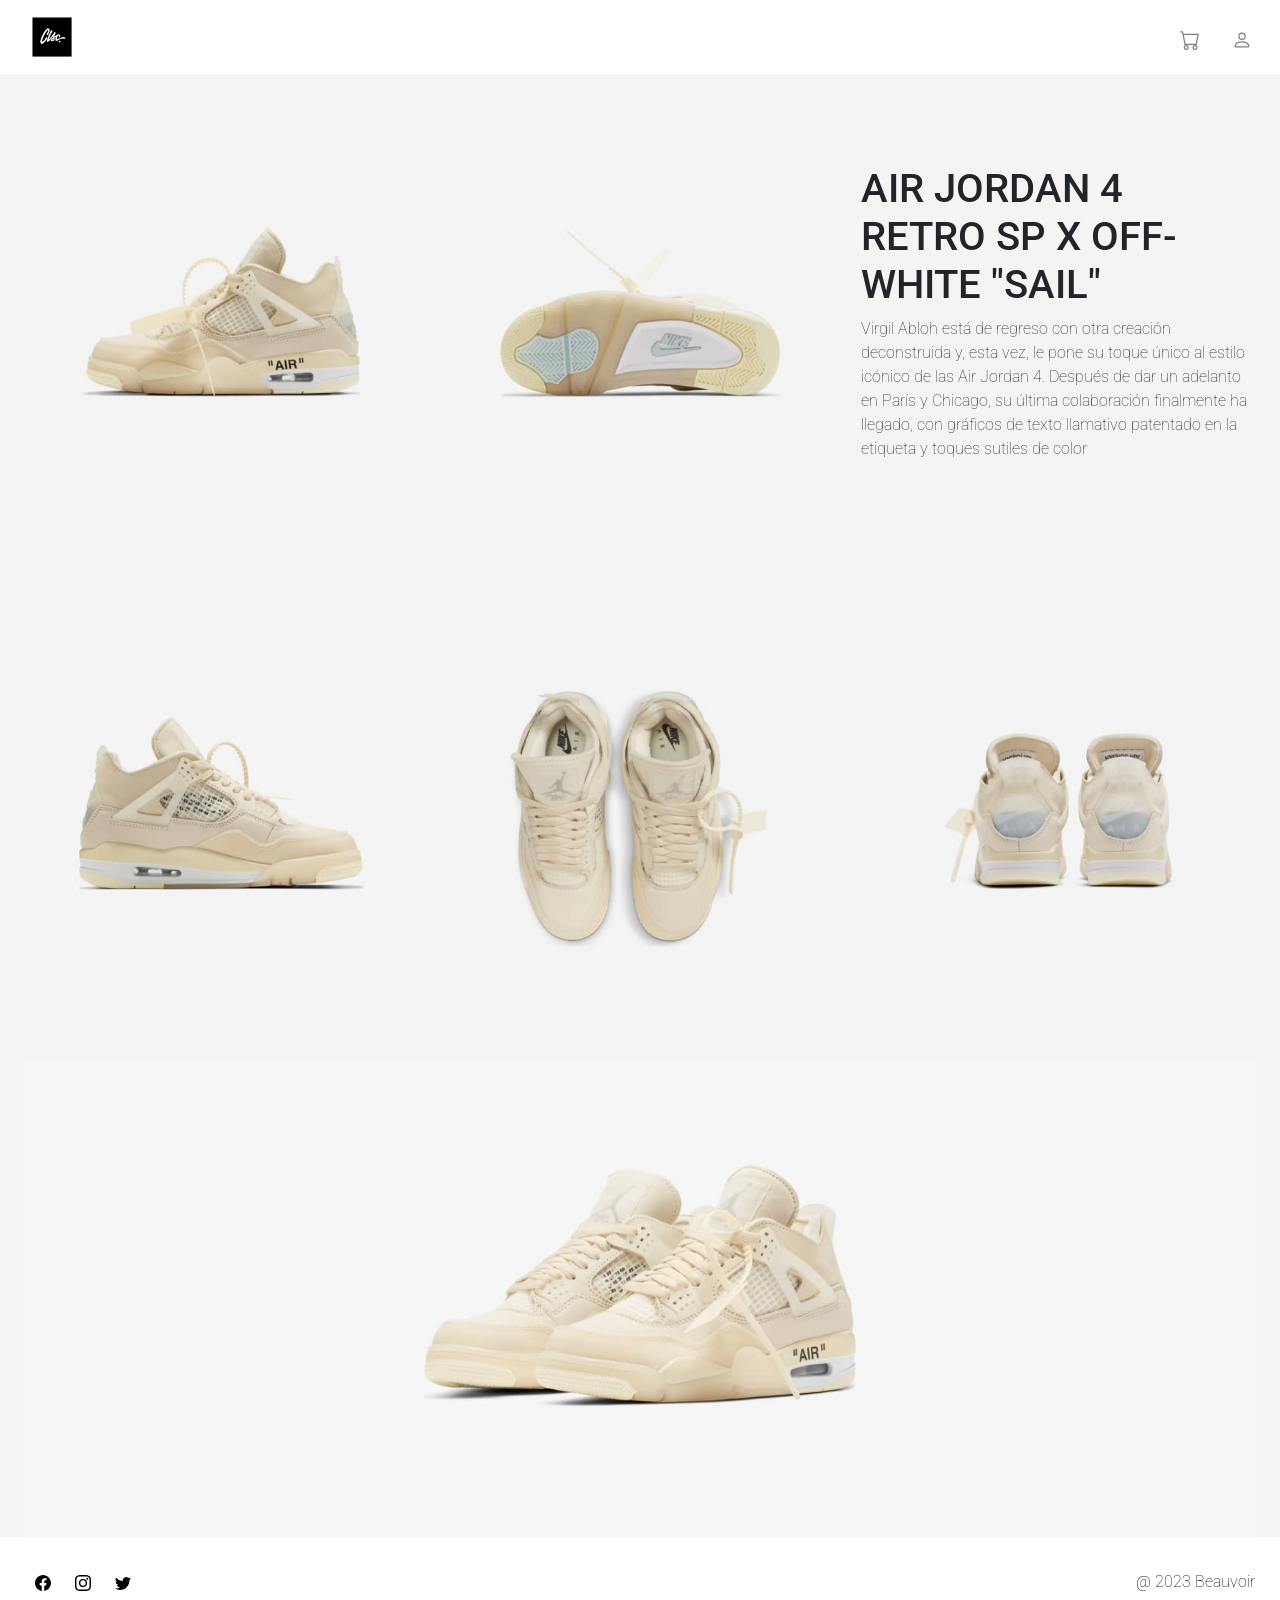
<file: pages/sneakers/jordan4.html>
<!DOCTYPE html>
<html lang="es">
<head>
  <meta charset="UTF-8">
  <title>Jordan 4</title>
  <meta name="viewport" content="width=device-width, initial-scale=1">
  <link rel="shortcut icon" href="../../img/logo.png" type="im/x-icon">
  <link href="https://cdn.jsdelivr.net/npm/bootstrap@5.3.0-alpha2/dist/css/bootstrap.min.css" rel="stylesheet"
    integrity="sha384-aFq/bzH65dt+w6FI2ooMVUpc+21e0SRygnTpmBvdBgSdnuTN7QbdgL+OapgHtvPp" crossorigin="anonymous">
  <link rel="stylesheet" href="../../css/main.css">
  <meta name="author" content="Santiago Lopez">
  <meta name="copyright" content="Beauvoir">
  <meta name="keywords" content="zapatillas, jordan, nike, jordan 4, moda">
  <meta name="description" content="AIR JORDAN 4 RETRO SP X OFF-WHITE con sus materiales de construcción y vista de todos sus ángulos">
</head>

<body>
  <!-- Nav -->
  <nav class="navbar navbar-expand-lg">
    <section class="container-fluid">
      <a class="navbar-brand" href="../../index.html"><img src="../../img/logo.png" alt="Logo de la marca"></a>
      <button class="navbar-toggler" type="button" data-bs-toggle="collapse" data-bs-target="#navbarSupportedContent"
        aria-controls="navbarSupportedContent" aria-expanded="false" aria-label="Toggle navigation">
        <span class="navbar-toggler-icon"></span>
      </button>
      <div class="collapse navbar-collapse" id="navbarSupportedContent">
        <ul id="nav" class="navbar-nav ms-auto mb-2 mb-lg-0">
          <li>
            <button id="buttonCarrito" data-bs-toggle="modal" data-bs-target="#exampleModal">
              <svg xmlns="http://www.w3.org/2000/svg" width="20" height="20" fill="currentColor" class="bi bi-cart"
                viewBox="0 0 16 16">
                <path
                  d="M0 1.5A.5.5 0 0 1 .5 1H2a.5.5 0 0 1 .485.379L2.89 3H14.5a.5.5 0 0 1 .491.592l-1.5 8A.5.5 0 0 1 13 12H4a.5.5 0 0 1-.491-.408L2.01 3.607 1.61 2H.5a.5.5 0 0 1-.5-.5zM3.102 4l1.313 7h8.17l1.313-7H3.102zM5 12a2 2 0 1 0 0 4 2 2 0 0 0 0-4zm7 0a2 2 0 1 0 0 4 2 2 0 0 0 0-4zm-7 1a1 1 0 1 1 0 2 1 1 0 0 1 0-2zm7 0a1 1 0 1 1 0 2 1 1 0 0 1 0-2z" />
              </svg>
            </button>
          </li>
          <li class="nav-item">
            <button id="user" data-bs-toggle="modal" data-bs-target="#modalUsuario">
              <svg xmlns="http://www.w3.org/2000/svg" width="20" height="20" fill="currentColor" class="bi bi-person"
                viewBox="0 0 16 16">
                <path
                  d="M8 8a3 3 0 1 0 0-6 3 3 0 0 0 0 6Zm2-3a2 2 0 1 1-4 0 2 2 0 0 1 4 0Zm4 8c0 1-1 1-1 1H3s-1 0-1-1 1-4 6-4 6 3 6 4Zm-1-.004c-.001-.246-.154-.986-.832-1.664C11.516 10.68 10.289 10 8 10c-2.29 0-3.516.68-4.168 1.332-.678.678-.83 1.418-.832 1.664h10Z" />
              </svg>
          </li>
        </ul>
      </div>
    </section>
  </nav>

  <main class="container-fluid bg_snk">
    <!--Carousel Mobile-->
    <div id="carouselExample" class="d-block d-md-none carousel slide carousel-dark">
      <div class="carousel-inner">
        <div class="carousel-item active">
          <img class="img-fluid d-block w-100" src="../../img/snkers/jordan4/wmns-air-jordan-4-retro-sp-x-off-white-sail-vuelta.jpg" alt="Jordan 4 off-white">
        </div>
        <div class="carousel-item">
          <img class="img-fluid d-block w-100" src="../../img/snkers/jordan4/wmns-air-jordan-4-retro-sp-x-off-white-sail-arriba.jpg" alt="Jordan 4 off-white arriba">
        </div>
        <div class="carousel-item">
          <img class="img-fluid d-block w-100" src="../../img/snkers/jordan4/wmns-air-jordan-4-retro-sp-x-off-white-sail-suela.jpg" alt="Jordan 4 off-white suela">
        </div>
        <div class="carousel-item">
          <img class="img-fluid d-block w-100" src="../../img/snkers/jordan4/wmns-air-jordan-4-retro-sp-x-off-white-sail-atras.jpg" alt="Jordan 4 off-white atras">
        </div>
      </div>
      <button class="carousel-control-prev" type="button" data-bs-target="#carouselExample" data-bs-slide="prev">
        <span class="carousel-control-prev-icon" aria-hidden="true"></span>
        <span class="visually-hidden">Previous</span>
      </button>
      <button class="carousel-control-next" type="button" data-bs-target="#carouselExample" data-bs-slide="next">
        <span class="carousel-control-next-icon" aria-hidden="true"></span>
        <span class="visually-hidden">Next</span>
      </button>
    </div>
    <!-- Galería de Fotos -->
    <section class="container-fluid">
      <div class="row">
        <img class="d-none d-md-block col-md-4 img-fluid" src="../../img/snkers/jordan4/wmns-air-jordan-4-retro-sp-x-off-white-sail.jpg" alt="Jordan 4">
        <img class="d-none d-md-block col-md-4 img-fluid" src="../../img/snkers/jordan4/wmns-air-jordan-4-retro-sp-x-off-white-sail-suela.jpg" alt="Jordan 4 suela">
        <article class="col-md-4 my-auto mx-auto">
          <h1>AIR JORDAN 4 RETRO SP X OFF-WHITE "SAIL"</h1>
          <p>Virgil Abloh está de regreso con otra creación deconstruida y, esta vez, le pone su toque único al estilo icónico de las
          Air Jordan 4. Después de dar un adelanto en París y Chicago, su última colaboración finalmente ha llegado, con gráficos
          de texto llamativo patentado en la etiqueta y toques sutiles de color
          </p>
        </article>
      </div>
      <div class="row">
        <img class="d-none d-md-block col-md-4 img-fluid" src="../../img/snkers/jordan4/wmns-air-jordan-4-retro-sp-x-off-white-sail-vuelta.jpg" alt="jordan 4 vuelta">
        <img class="d-none d-md-block col-md-4 img-fluid" src="../../img/snkers/jordan4/wmns-air-jordan-4-retro-sp-x-off-white-sail-arriba.jpg" alt="jordan 4 arriba">
        <img class="img-fluid d-none d-md-block col-md-4" src="../../img/snkers/jordan4/wmns-air-jordan-4-retro-sp-x-off-white-sail-atras.jpg" alt="jordan 4 atras">
        <img class="img-fluid d-none d-md-block" src="../../img/snkers/jordan4/baner.jpg" alt="jordan 4 low">
        <img class=" img-fluid d-block d-md-none" src="../../img/snkers/jordan4/jordan4.jpg" alt="jordan 4 off">
      </div>
    </section>
  </main>
  
  <footer>
    <section>
      <a href="../error404.html">
        <svg xmlns="http://www.w3.org/2000/svg" width="16" height="16" fill="currentColor" class="bi bi-facebook"
          viewBox="0 0 16 16">
          <path
            d="M16 8.049c0-4.446-3.582-8.05-8-8.05C3.58 0-.002 3.603-.002 8.05c0 4.017 2.926 7.347 6.75 7.951v-5.625h-2.03V8.05H6.75V6.275c0-2.017 1.195-3.131 3.022-3.131.876 0 1.791.157 1.791.157v1.98h-1.009c-.993 0-1.303.621-1.303 1.258v1.51h2.218l-.354 2.326H9.25V16c3.824-.604 6.75-3.934 6.75-7.951z" />
        </svg>
      </a>
      <a href="../error404.html">
        <svg xmlns="http://www.w3.org/2000/svg" width="16" height="16" fill="currentColor" class="bi bi-instagram"
          viewBox="0 0 16 16">
          <path
            d="M8 0C5.829 0 5.556.01 4.703.048 3.85.088 3.269.222 2.76.42a3.917 3.917 0 0 0-1.417.923A3.927 3.927 0 0 0 .42 2.76C.222 3.268.087 3.85.048 4.7.01 5.555 0 5.827 0 8.001c0 2.172.01 2.444.048 3.297.04.852.174 1.433.372 1.942.205.526.478.972.923 1.417.444.445.89.719 1.416.923.51.198 1.09.333 1.942.372C5.555 15.99 5.827 16 8 16s2.444-.01 3.298-.048c.851-.04 1.434-.174 1.943-.372a3.916 3.916 0 0 0 1.416-.923c.445-.445.718-.891.923-1.417.197-.509.332-1.09.372-1.942C15.99 10.445 16 10.173 16 8s-.01-2.445-.048-3.299c-.04-.851-.175-1.433-.372-1.941a3.926 3.926 0 0 0-.923-1.417A3.911 3.911 0 0 0 13.24.42c-.51-.198-1.092-.333-1.943-.372C10.443.01 10.172 0 7.998 0h.003zm-.717 1.442h.718c2.136 0 2.389.007 3.232.046.78.035 1.204.166 1.486.275.373.145.64.319.92.599.28.28.453.546.598.92.11.281.24.705.275 1.485.039.843.047 1.096.047 3.231s-.008 2.389-.047 3.232c-.035.78-.166 1.203-.275 1.485a2.47 2.47 0 0 1-.599.919c-.28.28-.546.453-.92.598-.28.11-.704.24-1.485.276-.843.038-1.096.047-3.232.047s-2.39-.009-3.233-.047c-.78-.036-1.203-.166-1.485-.276a2.478 2.478 0 0 1-.92-.598 2.48 2.48 0 0 1-.6-.92c-.109-.281-.24-.705-.275-1.485-.038-.843-.046-1.096-.046-3.233 0-2.136.008-2.388.046-3.231.036-.78.166-1.204.276-1.486.145-.373.319-.64.599-.92.28-.28.546-.453.92-.598.282-.11.705-.24 1.485-.276.738-.034 1.024-.044 2.515-.045v.002zm4.988 1.328a.96.96 0 1 0 0 1.92.96.96 0 0 0 0-1.92zm-4.27 1.122a4.109 4.109 0 1 0 0 8.217 4.109 4.109 0 0 0 0-8.217zm0 1.441a2.667 2.667 0 1 1 0 5.334 2.667 2.667 0 0 1 0-5.334z" />
        </svg>
      </a>
      <a href="../error404.html">
        <svg xmlns="http://www.w3.org/2000/svg" width="16" height="16" fill="currentColor" class="bi bi-twitter"
          viewBox="0 0 16 16">
          <path
            d="M5.026 15c6.038 0 9.341-5.003 9.341-9.334 0-.14 0-.282-.006-.422A6.685 6.685 0 0 0 16 3.542a6.658 6.658 0 0 1-1.889.518 3.301 3.301 0 0 0 1.447-1.817 6.533 6.533 0 0 1-2.087.793A3.286 3.286 0 0 0 7.875 6.03a9.325 9.325 0 0 1-6.767-3.429 3.289 3.289 0 0 0 1.018 4.382A3.323 3.323 0 0 1 .64 6.575v.045a3.288 3.288 0 0 0 2.632 3.218 3.203 3.203 0 0 1-.865.115 3.23 3.23 0 0 1-.614-.057 3.283 3.283 0 0 0 3.067 2.277A6.588 6.588 0 0 1 .78 13.58a6.32 6.32 0 0 1-.78-.045A9.344 9.344 0 0 0 5.026 15z" />
        </svg>
      </a>
    </section>
    <p>@ 2023 Beauvoir</p>
  </footer>
  
  <script src="https://cdn.jsdelivr.net/npm/bootstrap@5.3.0-alpha2/dist/js/bootstrap.bundle.min.js"
    integrity="sha384-qKXV1j0HvMUeCBQ+QVp7JcfGl760yU08IQ+GpUo5hlbpg51QRiuqHAJz8+BrxE/N" crossorigin="anonymous"></script>

</body>
</html>
</file>
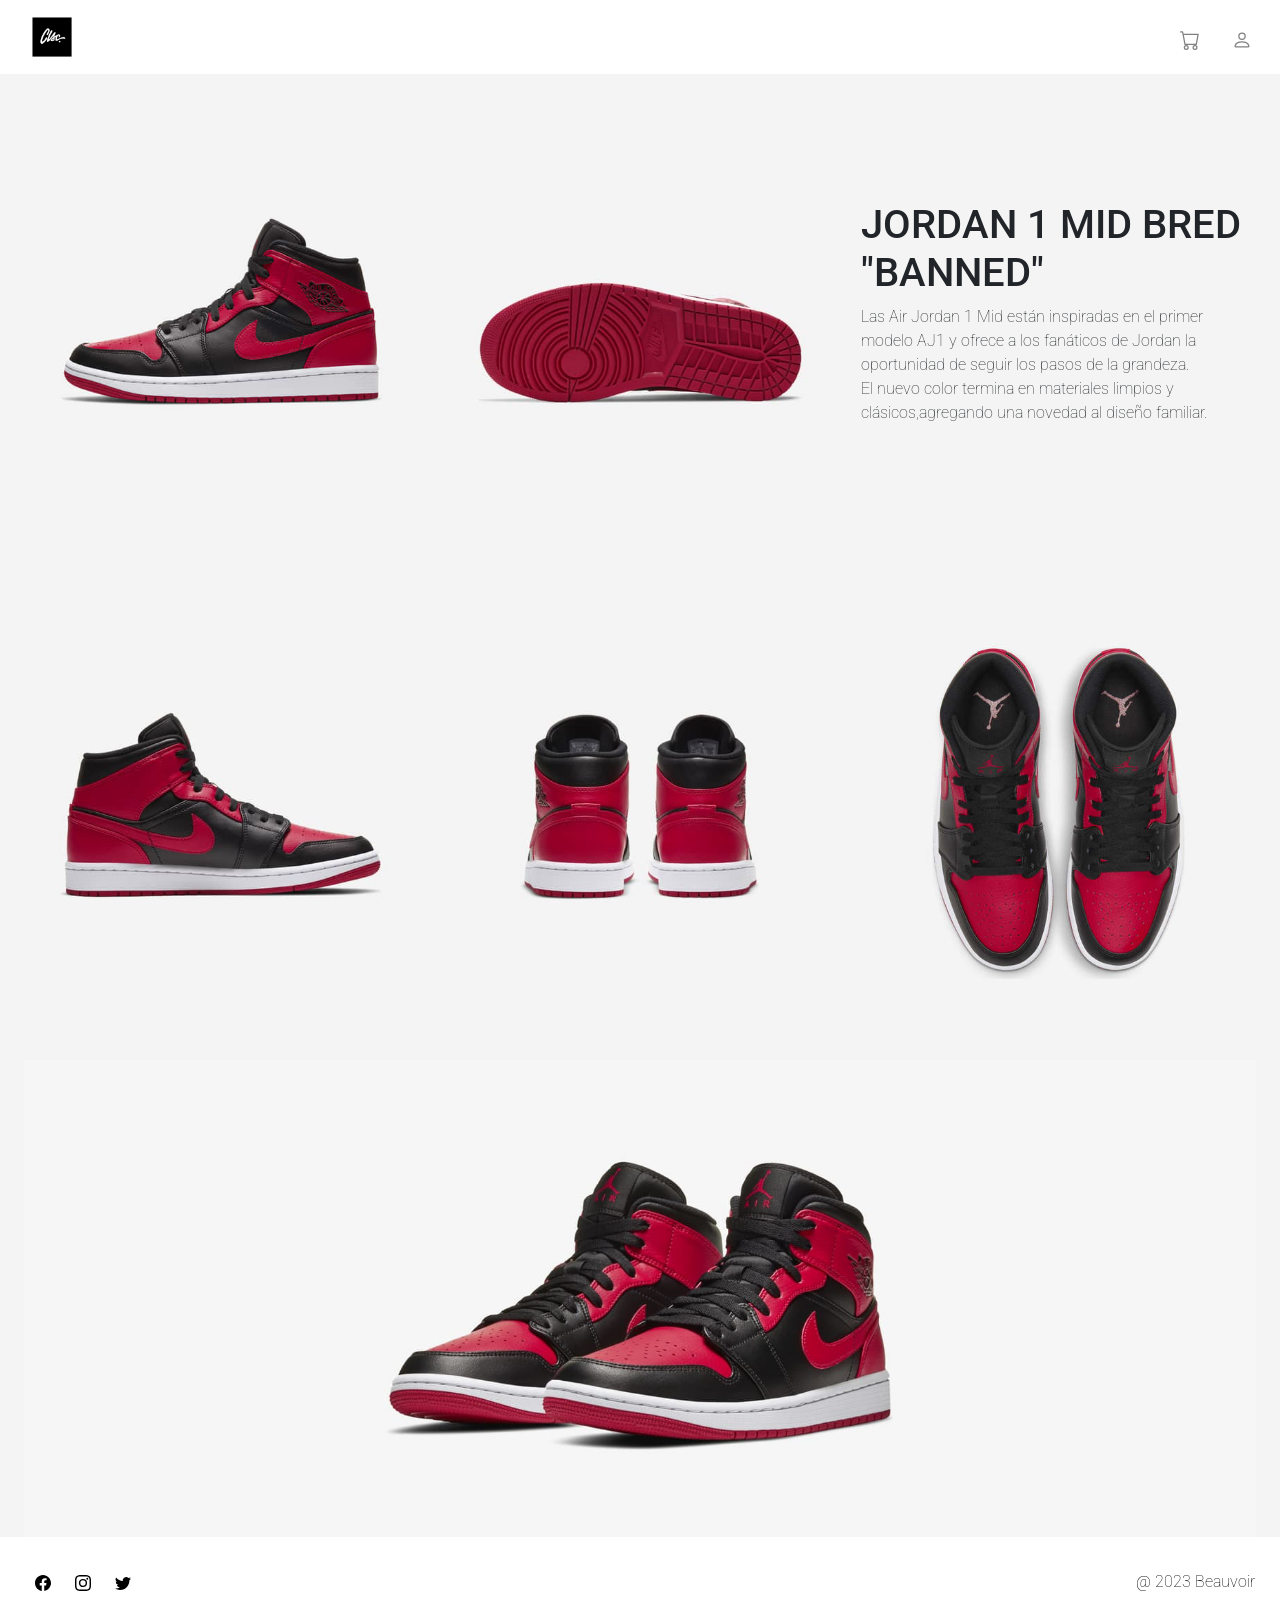
<file: pages/sneakers/jordanbred.html>
<!DOCTYPE html>
<html lang="es">
<head>
  <meta charset="UTF-8">
  <title>Jordan 1 </title>
  <meta name="viewport" content="width=device-width, initial-scale=1">
  <link rel="shortcut icon" href="../../img/logo.png" type="im/x-icon">
  <link href="https://cdn.jsdelivr.net/npm/bootstrap@5.3.0-alpha2/dist/css/bootstrap.min.css" rel="stylesheet"
    integrity="sha384-aFq/bzH65dt+w6FI2ooMVUpc+21e0SRygnTpmBvdBgSdnuTN7QbdgL+OapgHtvPp" crossorigin="anonymous">
  <link rel="stylesheet" href="../../css/main.css">
  <meta name="author" content="Santiago Lopez">
  <meta name="copyright" content="Beauvoir">
  <meta name="keywords" content="zapatillas, jordan, nike, jordan 1, moda">
  <meta name="description" content="JORDAN 1 MID BRED con sus materiales de construcción y vista de todos sus ángulos">
</head>

<body>
  <!-- Nav -->
  <nav class="navbar navbar-expand-lg">
    <section class="container-fluid">
      <a class="navbar-brand" href="../../index.html"><img src="../../img/logo.png" alt="Logo de la marca"></a>
      <button class="navbar-toggler" type="button" data-bs-toggle="collapse" data-bs-target="#navbarSupportedContent"
        aria-controls="navbarSupportedContent" aria-expanded="false" aria-label="Toggle navigation">
        <span class="navbar-toggler-icon"></span>
      </button>
      <div class="collapse navbar-collapse" id="navbarSupportedContent">
        <ul id="nav" class="navbar-nav ms-auto mb-2 mb-lg-0">
          <li>
            <button id="buttonCarrito" data-bs-toggle="modal" data-bs-target="#exampleModal">
              <svg xmlns="http://www.w3.org/2000/svg" width="20" height="20" fill="currentColor" class="bi bi-cart"
                viewBox="0 0 16 16">
                <path
                  d="M0 1.5A.5.5 0 0 1 .5 1H2a.5.5 0 0 1 .485.379L2.89 3H14.5a.5.5 0 0 1 .491.592l-1.5 8A.5.5 0 0 1 13 12H4a.5.5 0 0 1-.491-.408L2.01 3.607 1.61 2H.5a.5.5 0 0 1-.5-.5zM3.102 4l1.313 7h8.17l1.313-7H3.102zM5 12a2 2 0 1 0 0 4 2 2 0 0 0 0-4zm7 0a2 2 0 1 0 0 4 2 2 0 0 0 0-4zm-7 1a1 1 0 1 1 0 2 1 1 0 0 1 0-2zm7 0a1 1 0 1 1 0 2 1 1 0 0 1 0-2z" />
              </svg>
            </button>
          </li>
          <li class="nav-item">
            <button id="user" data-bs-toggle="modal" data-bs-target="#modalUsuario">
              <svg xmlns="http://www.w3.org/2000/svg" width="20" height="20" fill="currentColor" class="bi bi-person"
                viewBox="0 0 16 16">
                <path
                  d="M8 8a3 3 0 1 0 0-6 3 3 0 0 0 0 6Zm2-3a2 2 0 1 1-4 0 2 2 0 0 1 4 0Zm4 8c0 1-1 1-1 1H3s-1 0-1-1 1-4 6-4 6 3 6 4Zm-1-.004c-.001-.246-.154-.986-.832-1.664C11.516 10.68 10.289 10 8 10c-2.29 0-3.516.68-4.168 1.332-.678.678-.83 1.418-.832 1.664h10Z" />
              </svg>
          </li>
        </ul>
      </div>
    </section>
  </nav>
  
  <main class="container-fluid bg_snk">
    <!--Carousel Mobile-->
    <div id="carouselExample" class="d-block d-md-none carousel slide carousel-dark">
      <div class="carousel-inner">
        <div class="carousel-item active">
          <img class="img-fluid d-block w-100"
            src="../../img/snkers/jordanmid/jordan-1-mid-bred.jpg" alt="jordan 1 mid">
        </div>
        <div class="carousel-item">
          <img class="img-fluid d-block w-100"
            src="../../img/snkers/jordanmid/jordan-1-mid-bred-arriba.jpg" alt="jordan 1 mid arriba"">
        </div>
        <div class="carousel-item">
          <img class="img-fluid d-block w-100"
            src="../../img/snkers/jordanmid/jordan-1-mid-bred-suela.jpg" alt="jordan 1 mid suela"">
        </div>
        <div class="carousel-item">
          <img class="img-fluid d-block w-100"
            src="../../img/snkers/jordanmid/jordan-1-mid-bred-atras.jpg" alt="jordan 1 mid atras">
        </div>
      </div>
      <button class="carousel-control-prev" type="button" data-bs-target="#carouselExample" data-bs-slide="prev">
        <span class="carousel-control-prev-icon" aria-hidden="true"></span>
        <span class="visually-hidden">Previous</span>
      </button>
      <button class="carousel-control-next" type="button" data-bs-target="#carouselExample" data-bs-slide="next">
        <span class="carousel-control-next-icon" aria-hidden="true"></span>
        <span class="visually-hidden">Next</span>
      </button>
    </div>
    <!-- Galería de Fotos -->
    <section class="container-fluid">
      <div class="row">
        <img class="d-none d-md-block col-md-4 img-fluid"  src="../../img/snkers/jordanmid/jordan-1-mid-bred.jpg" alt="jordan mid">
        <img class="d-none d-md-block col-md-4 img-fluid" src="../../img/snkers/jordanmid/jordan-1-mid-bred-suela.jpg" alt="jordan mid suela">
        <article class="col-md-4 my-auto mx-auto">
          <h1>JORDAN 1 MID BRED "BANNED"</h1>
          <p>Las Air Jordan 1 Mid están inspiradas en el primer modelo AJ1 y ofrece a los fanáticos de Jordan la oportunidad de
          seguir los pasos de la grandeza. <br>El nuevo color termina en materiales limpios y clásicos,agregando una novedad al
          diseño familiar.
          </p>
        </article>
      </div>
      <div class="row">
        <img class="d-none d-md-block col-md-4 img-fluid" src="../../img/snkers/jordanmid/jordan-1-mid-bred-vuelta.jpg" alt="jordan mid vuelta">
        <img class="d-none d-md-block col-md-4 img-fluid" src="../../img/snkers/jordanmid/jordan-1-mid-bred-atras.jpg" alt="jordan mid atras">
        <img class="img-fluid d-none d-md-block col-md-4" src="../../img/snkers/jordanmid/jordan-1-mid-bred-arriba.jpg" alt="jordan mid arriba">
        <img class="img-fluid d-none d-md-block" src="../../img/snkers/jordanmid/jordanmid.jpg" alt="baner jordan mid">
        <img class="img-fluid d-block d-md-none" src="../../img/snkers/jordanmid/jordan-1.jpg" alt="jordan mid entera">
      </div>
    </section>
  </main>

  <footer>
    <section>
      <a href="../error404.html">
        <svg xmlns="http://www.w3.org/2000/svg" width="16" height="16" fill="currentColor" class="bi bi-facebook"
          viewBox="0 0 16 16">
          <path
            d="M16 8.049c0-4.446-3.582-8.05-8-8.05C3.58 0-.002 3.603-.002 8.05c0 4.017 2.926 7.347 6.75 7.951v-5.625h-2.03V8.05H6.75V6.275c0-2.017 1.195-3.131 3.022-3.131.876 0 1.791.157 1.791.157v1.98h-1.009c-.993 0-1.303.621-1.303 1.258v1.51h2.218l-.354 2.326H9.25V16c3.824-.604 6.75-3.934 6.75-7.951z" />
        </svg>
      </a>
      <a href="../error404.html">
        <svg xmlns="http://www.w3.org/2000/svg" width="16" height="16" fill="currentColor" class="bi bi-instagram"
          viewBox="0 0 16 16">
          <path
            d="M8 0C5.829 0 5.556.01 4.703.048 3.85.088 3.269.222 2.76.42a3.917 3.917 0 0 0-1.417.923A3.927 3.927 0 0 0 .42 2.76C.222 3.268.087 3.85.048 4.7.01 5.555 0 5.827 0 8.001c0 2.172.01 2.444.048 3.297.04.852.174 1.433.372 1.942.205.526.478.972.923 1.417.444.445.89.719 1.416.923.51.198 1.09.333 1.942.372C5.555 15.99 5.827 16 8 16s2.444-.01 3.298-.048c.851-.04 1.434-.174 1.943-.372a3.916 3.916 0 0 0 1.416-.923c.445-.445.718-.891.923-1.417.197-.509.332-1.09.372-1.942C15.99 10.445 16 10.173 16 8s-.01-2.445-.048-3.299c-.04-.851-.175-1.433-.372-1.941a3.926 3.926 0 0 0-.923-1.417A3.911 3.911 0 0 0 13.24.42c-.51-.198-1.092-.333-1.943-.372C10.443.01 10.172 0 7.998 0h.003zm-.717 1.442h.718c2.136 0 2.389.007 3.232.046.78.035 1.204.166 1.486.275.373.145.64.319.92.599.28.28.453.546.598.92.11.281.24.705.275 1.485.039.843.047 1.096.047 3.231s-.008 2.389-.047 3.232c-.035.78-.166 1.203-.275 1.485a2.47 2.47 0 0 1-.599.919c-.28.28-.546.453-.92.598-.28.11-.704.24-1.485.276-.843.038-1.096.047-3.232.047s-2.39-.009-3.233-.047c-.78-.036-1.203-.166-1.485-.276a2.478 2.478 0 0 1-.92-.598 2.48 2.48 0 0 1-.6-.92c-.109-.281-.24-.705-.275-1.485-.038-.843-.046-1.096-.046-3.233 0-2.136.008-2.388.046-3.231.036-.78.166-1.204.276-1.486.145-.373.319-.64.599-.92.28-.28.546-.453.92-.598.282-.11.705-.24 1.485-.276.738-.034 1.024-.044 2.515-.045v.002zm4.988 1.328a.96.96 0 1 0 0 1.92.96.96 0 0 0 0-1.92zm-4.27 1.122a4.109 4.109 0 1 0 0 8.217 4.109 4.109 0 0 0 0-8.217zm0 1.441a2.667 2.667 0 1 1 0 5.334 2.667 2.667 0 0 1 0-5.334z" />
        </svg>
      </a>
      <a href="../error404.html">
        <svg xmlns="http://www.w3.org/2000/svg" width="16" height="16" fill="currentColor" class="bi bi-twitter"
          viewBox="0 0 16 16">
          <path
            d="M5.026 15c6.038 0 9.341-5.003 9.341-9.334 0-.14 0-.282-.006-.422A6.685 6.685 0 0 0 16 3.542a6.658 6.658 0 0 1-1.889.518 3.301 3.301 0 0 0 1.447-1.817 6.533 6.533 0 0 1-2.087.793A3.286 3.286 0 0 0 7.875 6.03a9.325 9.325 0 0 1-6.767-3.429 3.289 3.289 0 0 0 1.018 4.382A3.323 3.323 0 0 1 .64 6.575v.045a3.288 3.288 0 0 0 2.632 3.218 3.203 3.203 0 0 1-.865.115 3.23 3.23 0 0 1-.614-.057 3.283 3.283 0 0 0 3.067 2.277A6.588 6.588 0 0 1 .78 13.58a6.32 6.32 0 0 1-.78-.045A9.344 9.344 0 0 0 5.026 15z" />
        </svg>
      </a>
    </section>
    <p>@ 2023 Beauvoir</p>
  </footer>
  
  <script src="https://cdn.jsdelivr.net/npm/bootstrap@5.3.0-alpha2/dist/js/bootstrap.bundle.min.js"
    integrity="sha384-qKXV1j0HvMUeCBQ+QVp7JcfGl760yU08IQ+GpUo5hlbpg51QRiuqHAJz8+BrxE/N" crossorigin="anonymous"></script>
       
</body>
</html>
</file>
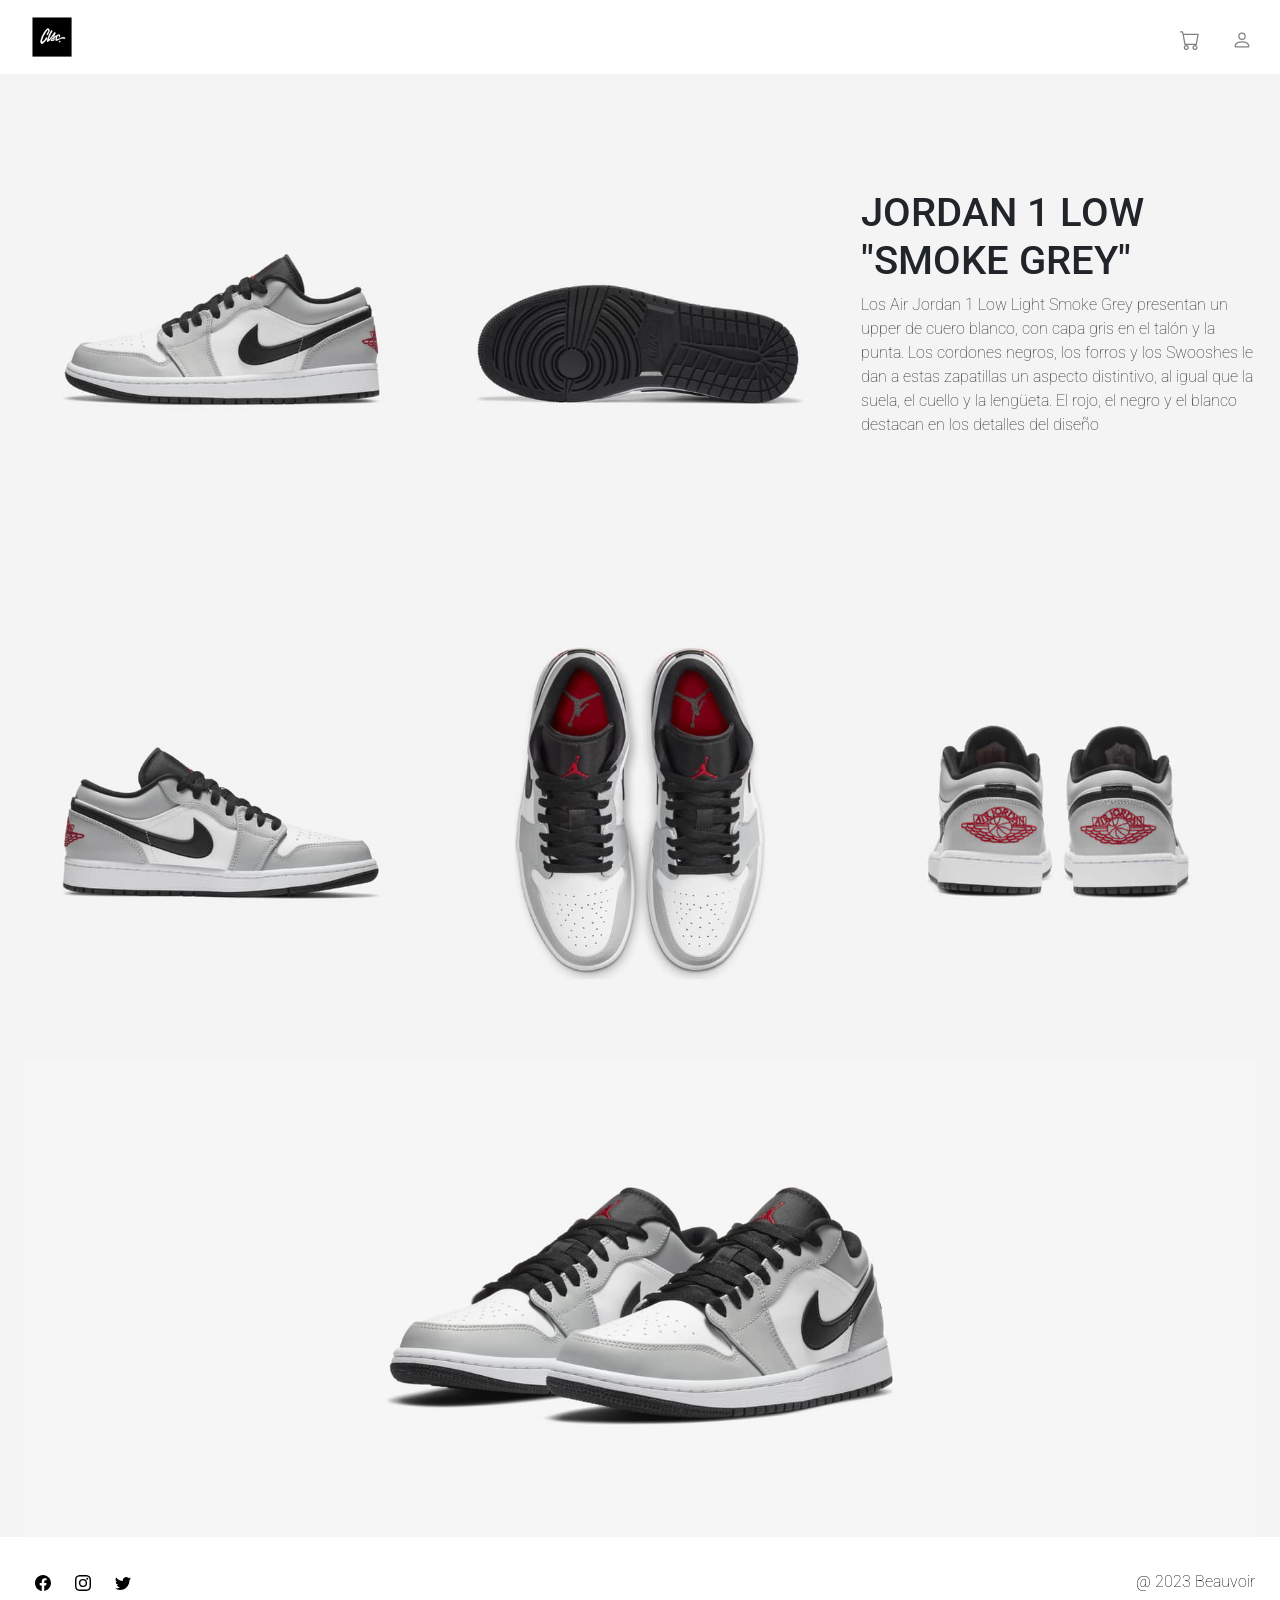
<file: pages/sneakers/jordanlow.html>
<!DOCTYPE html>
<html lang="es">
<head>
  <meta charset="UTF-8">
  <title>Jordan low</title>
  <meta name="viewport" content="width=device-width, initial-scale=1">
  <meta name="viewport" content="width=device-width, initial-scale=1">
  <link rel="shortcut icon" href="../../img/logo.png" type="im/x-icon">
  <link href="https://cdn.jsdelivr.net/npm/bootstrap@5.3.0-alpha2/dist/css/bootstrap.min.css" rel="stylesheet"
    integrity="sha384-aFq/bzH65dt+w6FI2ooMVUpc+21e0SRygnTpmBvdBgSdnuTN7QbdgL+OapgHtvPp" crossorigin="anonymous">
  <link rel="stylesheet" href="../../css/main.css">
  <meta name="author" content="Santiago Lopez">
  <meta name="copyright" content="Beauvoir">
  <meta name="keywords" content="zapatillas, jordan, nike, jordan smoke grey, moda">
  <meta name="description" content="Jordan 1 low smoke grey con sus materiales de construcción y vista de todos sus ángulos">
</head>
<body>
  <!-- Nav -->
  <nav class="navbar navbar-expand-lg">
    <section class="container-fluid">
      <a class="navbar-brand" href="../../index.html"><img src="../../img/logo.png" alt="Logo de la marca"></a>
      <button class="navbar-toggler" type="button" data-bs-toggle="collapse" data-bs-target="#navbarSupportedContent"
        aria-controls="navbarSupportedContent" aria-expanded="false" aria-label="Toggle navigation">
        <span class="navbar-toggler-icon"></span>
      </button>
      <div class="collapse navbar-collapse" id="navbarSupportedContent">
        <ul id="nav" class="navbar-nav ms-auto mb-2 mb-lg-0">
          <li>
            <button id="buttonCarrito" data-bs-toggle="modal" data-bs-target="#exampleModal">
              <svg xmlns="http://www.w3.org/2000/svg" width="20" height="20" fill="currentColor" class="bi bi-cart"
                viewBox="0 0 16 16">
                <path
                  d="M0 1.5A.5.5 0 0 1 .5 1H2a.5.5 0 0 1 .485.379L2.89 3H14.5a.5.5 0 0 1 .491.592l-1.5 8A.5.5 0 0 1 13 12H4a.5.5 0 0 1-.491-.408L2.01 3.607 1.61 2H.5a.5.5 0 0 1-.5-.5zM3.102 4l1.313 7h8.17l1.313-7H3.102zM5 12a2 2 0 1 0 0 4 2 2 0 0 0 0-4zm7 0a2 2 0 1 0 0 4 2 2 0 0 0 0-4zm-7 1a1 1 0 1 1 0 2 1 1 0 0 1 0-2zm7 0a1 1 0 1 1 0 2 1 1 0 0 1 0-2z" />
              </svg>
            </button>
          </li>
          <li class="nav-item">
            <button id="user" data-bs-toggle="modal" data-bs-target="#modalUsuario">
              <svg xmlns="http://www.w3.org/2000/svg" width="20" height="20" fill="currentColor" class="bi bi-person"
                viewBox="0 0 16 16">
                <path
                  d="M8 8a3 3 0 1 0 0-6 3 3 0 0 0 0 6Zm2-3a2 2 0 1 1-4 0 2 2 0 0 1 4 0Zm4 8c0 1-1 1-1 1H3s-1 0-1-1 1-4 6-4 6 3 6 4Zm-1-.004c-.001-.246-.154-.986-.832-1.664C11.516 10.68 10.289 10 8 10c-2.29 0-3.516.68-4.168 1.332-.678.678-.83 1.418-.832 1.664h10Z" />
              </svg>
          </li>
        </ul>
      </div>
    </section>
  </nav>
  
  <main class="container-fluid bg_snk">
    <!--Carousel Mobile-->
    <div id="carouselExample" class="d-block d-md-none carousel slide carousel-dark">
      <div class="carousel-inner">
        <div class="carousel-item active">
          <img class="img-fluid d-block w-100" src="../../img/snkers/jordanlow/jordan-1-low-smoke-grey.jpg" alt="jordan 1 low">
        </div>
        <div class="carousel-item">
          <img class="img-fluid d-block w-100" src="../../img/snkers/jordanlow/jordan-1-low-smoke-grey-arriba.jpg" alt="jordan 1 low arriba">
        </div>
        <div class=" carousel-item">
          <img class="img-fluid d-block w-100" src="../../img/snkers/jordanlow/jordan-1-low-smoke-grey-suela.jpg" alt="jordan 1 low suela">
        </div>
        <div class=" carousel-item">
          <img class="img-fluid d-block w-100" src="../../img/snkers/jordanlow/jordan-1-low-smoke-grey-atras.jpg" alt="jordan 1 low atras">
        </div>
      </div>
      <button class="carousel-control-prev" type="button" data-bs-target="#carouselExample" data-bs-slide="prev">
        <span class="carousel-control-prev-icon" aria-hidden="true"></span>
        <span class="visually-hidden">Previous</span>
      </button>
      <button class="carousel-control-next" type="button" data-bs-target="#carouselExample" data-bs-slide="next">
        <span class="carousel-control-next-icon" aria-hidden="true"></span>
        <span class="visually-hidden">Next</span>
      </button>
    </div>
    <!-- Galería de Fotos -->
    <section class="container-fluid">
      <div class="row">
        <img class="d-none d-md-block col-md-4 img-fluid" src="../../img/snkers/jordanlow/jordan-1-low-smoke-grey.jpg" alt="jordan mid">
        <img class="d-none d-md-block col-md-4 img-fluid" src="../../img/snkers/jordanlow/jordan-1-low-smoke-grey-suela.jpg" alt="jordan mid suela">
        <article class="col-md-4 my-auto mx-auto">
          <h1>JORDAN 1 LOW "SMOKE GREY"</h1>
          <p>Los Air Jordan 1 Low Light Smoke Grey presentan un upper de cuero blanco, con capa gris en el talón y la punta. Los
          cordones negros, los forros y los Swooshes le dan a estas zapatillas un aspecto distintivo, al igual que la suela, el
          cuello y la lengüeta. El rojo, el negro y el blanco destacan en los detalles del diseño
          </p>
        </article>
      </div>
      <div class="row">
        <img class="d-none d-md-block col-md-4 img-fluid" src="../../img/snkers/jordanlow/jordan-1-low-smoke-grey-vuelta.jpg" alt="jordan low vuelta">
        <img class="d-none d-md-block col-md-4 img-fluid" src="../../img/snkers/jordanlow/jordan-1-low-smoke-grey-arriba.jpg" alt="jordan low arriba">
        <img class="img-fluid d-none d-md-block col-md-4" src="../../img/snkers/jordanlow/jordan-1-low-smoke-grey-atras.jpg" alt="jordan low atras">
        <img class="img-fluid d-none d-md-block" src="../../img/snkers/jordanlow/baner.jpg" alt="baner jordan low">
        <img class="img-fluid d-block d-md-none" src="../../img/snkers/jordanlow/jordanlow.jpg" alt="jordan low">
      </div>
    </section>
  </main>

  <footer>
    <section>
      <a href="../error404.html">
        <svg xmlns="http://www.w3.org/2000/svg" width="16" height="16" fill="currentColor" class="bi bi-facebook"
          viewBox="0 0 16 16">
          <path
            d="M16 8.049c0-4.446-3.582-8.05-8-8.05C3.58 0-.002 3.603-.002 8.05c0 4.017 2.926 7.347 6.75 7.951v-5.625h-2.03V8.05H6.75V6.275c0-2.017 1.195-3.131 3.022-3.131.876 0 1.791.157 1.791.157v1.98h-1.009c-.993 0-1.303.621-1.303 1.258v1.51h2.218l-.354 2.326H9.25V16c3.824-.604 6.75-3.934 6.75-7.951z" />
        </svg>
      </a>
      <a href="../error404.html">
        <svg xmlns="http://www.w3.org/2000/svg" width="16" height="16" fill="currentColor" class="bi bi-instagram"
          viewBox="0 0 16 16">
          <path
            d="M8 0C5.829 0 5.556.01 4.703.048 3.85.088 3.269.222 2.76.42a3.917 3.917 0 0 0-1.417.923A3.927 3.927 0 0 0 .42 2.76C.222 3.268.087 3.85.048 4.7.01 5.555 0 5.827 0 8.001c0 2.172.01 2.444.048 3.297.04.852.174 1.433.372 1.942.205.526.478.972.923 1.417.444.445.89.719 1.416.923.51.198 1.09.333 1.942.372C5.555 15.99 5.827 16 8 16s2.444-.01 3.298-.048c.851-.04 1.434-.174 1.943-.372a3.916 3.916 0 0 0 1.416-.923c.445-.445.718-.891.923-1.417.197-.509.332-1.09.372-1.942C15.99 10.445 16 10.173 16 8s-.01-2.445-.048-3.299c-.04-.851-.175-1.433-.372-1.941a3.926 3.926 0 0 0-.923-1.417A3.911 3.911 0 0 0 13.24.42c-.51-.198-1.092-.333-1.943-.372C10.443.01 10.172 0 7.998 0h.003zm-.717 1.442h.718c2.136 0 2.389.007 3.232.046.78.035 1.204.166 1.486.275.373.145.64.319.92.599.28.28.453.546.598.92.11.281.24.705.275 1.485.039.843.047 1.096.047 3.231s-.008 2.389-.047 3.232c-.035.78-.166 1.203-.275 1.485a2.47 2.47 0 0 1-.599.919c-.28.28-.546.453-.92.598-.28.11-.704.24-1.485.276-.843.038-1.096.047-3.232.047s-2.39-.009-3.233-.047c-.78-.036-1.203-.166-1.485-.276a2.478 2.478 0 0 1-.92-.598 2.48 2.48 0 0 1-.6-.92c-.109-.281-.24-.705-.275-1.485-.038-.843-.046-1.096-.046-3.233 0-2.136.008-2.388.046-3.231.036-.78.166-1.204.276-1.486.145-.373.319-.64.599-.92.28-.28.546-.453.92-.598.282-.11.705-.24 1.485-.276.738-.034 1.024-.044 2.515-.045v.002zm4.988 1.328a.96.96 0 1 0 0 1.92.96.96 0 0 0 0-1.92zm-4.27 1.122a4.109 4.109 0 1 0 0 8.217 4.109 4.109 0 0 0 0-8.217zm0 1.441a2.667 2.667 0 1 1 0 5.334 2.667 2.667 0 0 1 0-5.334z" />
        </svg>
      </a>
      <a href="../error404.html">
        <svg xmlns="http://www.w3.org/2000/svg" width="16" height="16" fill="currentColor" class="bi bi-twitter"
          viewBox="0 0 16 16">
          <path
            d="M5.026 15c6.038 0 9.341-5.003 9.341-9.334 0-.14 0-.282-.006-.422A6.685 6.685 0 0 0 16 3.542a6.658 6.658 0 0 1-1.889.518 3.301 3.301 0 0 0 1.447-1.817 6.533 6.533 0 0 1-2.087.793A3.286 3.286 0 0 0 7.875 6.03a9.325 9.325 0 0 1-6.767-3.429 3.289 3.289 0 0 0 1.018 4.382A3.323 3.323 0 0 1 .64 6.575v.045a3.288 3.288 0 0 0 2.632 3.218 3.203 3.203 0 0 1-.865.115 3.23 3.23 0 0 1-.614-.057 3.283 3.283 0 0 0 3.067 2.277A6.588 6.588 0 0 1 .78 13.58a6.32 6.32 0 0 1-.78-.045A9.344 9.344 0 0 0 5.026 15z" />
        </svg>
      </a>
    </section>
    <p>@ 2023 Beauvoir</p>
  </footer>
  
  <script src="https://cdn.jsdelivr.net/npm/bootstrap@5.3.0-alpha2/dist/js/bootstrap.bundle.min.js"
    integrity="sha384-qKXV1j0HvMUeCBQ+QVp7JcfGl760yU08IQ+GpUo5hlbpg51QRiuqHAJz8+BrxE/N" crossorigin="anonymous"></script>

</body>
</html>
</file>
<file: css/main.css>
@import url("https://fonts.googleapis.com/css2?family=Roboto:wght@300&display=swap");
@import url("https://fonts.googleapis.com/css2?family=Roboto&display=swap");
* {
  font-family: "Roboto", sans-serif;
  font-weight: 100;
}

a {
  text-decoration: none;
}

.margin_sections {
  margin-top: 100px;
}

footer {
  display: flex;
  justify-content: space-between;
  align-items: center;
  height: 10vh;
}
footer p {
  margin: 25px;
  color: black;
}
footer section {
  margin: 0px 25px;
}
footer section a {
  text-decoration: none;
  margin: 10px;
}
footer section a svg {
  color: black;
}

#nav li {
  margin: 0px 10px;
}
#nav li a {
  color: grey;
  background-image: linear-gradient(currentColor, currentColor);
  background-position: 0% 100%;
  background-repeat: no-repeat;
  background-size: 0% 2px;
  transition: background-size 0.3s;
}
#nav li a:hover {
  color: grey;
  background-size: 100% 2px;
}
#nav li button {
  color: grey;
  margin-top: 5px;
  border: none;
  background-color: white;
}

nav section a img {
  width: 80px;
}

.bg_button {
  background-color: black;
  color: white;
  border-style: none;
}
.bg_button:hover {
  color: white;
  background-color: grey;
}

.bg_snk {
  background-color: #f4f4f4;
}

.main_unete {
  display: flex;
  justify-content: center;
  align-items: center;
  height: 82vh;
  flex-direction: column;
}

.form {
  margin: 5px;
}
.form button {
  height: 35px;
}

.error {
  border-color: rgb(255, 0, 106);
  border-style: solid;
}

.text_error {
  margin-top: 10px;
  display: flex;
  color: rgb(255, 0, 106);
}
.text_error svg {
  margin-top: 3px;
  margin-right: 10px;
}

@media (width <= 990px) {
  #nav li a:hover {
    background-size: 15% 2px;
  }
  header {
    background-image: url(../img/banner_mobile.jpg);
    width: 100%;
    background-attachment: scroll;
    background-position: center;
    background-repeat: no-repeat;
    background-size: cover;
    justify-content: center;
    width: 100%;
  }
  header section h1 {
    font-size: 1.5em;
  }
  header section div a {
    margin: 10px;
  }
  .card_ropa {
    width: 85vw;
  }
  .unete_index {
    height: 30vh;
  }
  .unete_index h2 {
    margin-top: 20px;
  }
  .p_mobile {
    font-size: 0.8em;
  }

  .titulo {
    margin: 25px;
  }
  .tendencias {
    flex-direction: column;
  }
  .tendencias img {
    width: 80vw;
    order: 1;
  }
  .tendencias div {
    margin: 15px;
    width: 80vw;
    order: 2;
  }
  .artistas1 {
    width: 100%;
    height: auto;
    flex-direction: column;
    margin-top: 50px;
  }
  .artistas1 .img {
    width: 80%;
    height: auto;
    order: 1;
  }
  .artistas1 h2 {
    text-align: center;
    position: static;
    width: 80%;
    margin: 20px 0px 0px 0px;
    font-size: 1.6em;
    order: 2;
  }
  .artistas1 figure {
    width: 80%;
    align-self: center;
    order: 3;
  }
  .artistas1 figure img {
    display: none;
  }
  .discos {
    display: none;
  }
  .artistas2 {
    display: flex;
    justify-content: center;
    align-items: center;
    flex-direction: column;
  }
  .artistas2 .img {
    order: 1;
  }
  .artistas2 article {
    order: 2;
    margin: 20px 0px 0px 0px;
    width: 80%;
    align-self: center;
  }
  .artistas2 article h2 {
    font-size: 1.6em;
    width: 100%;
    margin: 0px;
    text-align: center;
  }
  #rauw {
    text-align: center;
    width: 100%;
    margin: 20px 0px 0px 0px;
  }
}
.itemCarrito {
  display: flex;
  justify-content: space-evenly;
  margin: 10px 0px;
}
.itemCarrito img {
  width: 40%;
}
.itemCarrito section {
  margin-left: 15px;
  width: 100%;
}
.itemCarrito section h3 {
  width: 100%;
  font-size: 1.5em;
}
.itemCarrito section div {
  display: flex;
  flex-direction: row;
  align-items: first baseline;
}
.itemCarrito section div p {
  margin-right: 20px;
}

.carrito {
  display: flex;
  justify-content: center;
  align-items: center;
  flex-direction: column;
}

/*# sourceMappingURL=main.css.map */
</file>
